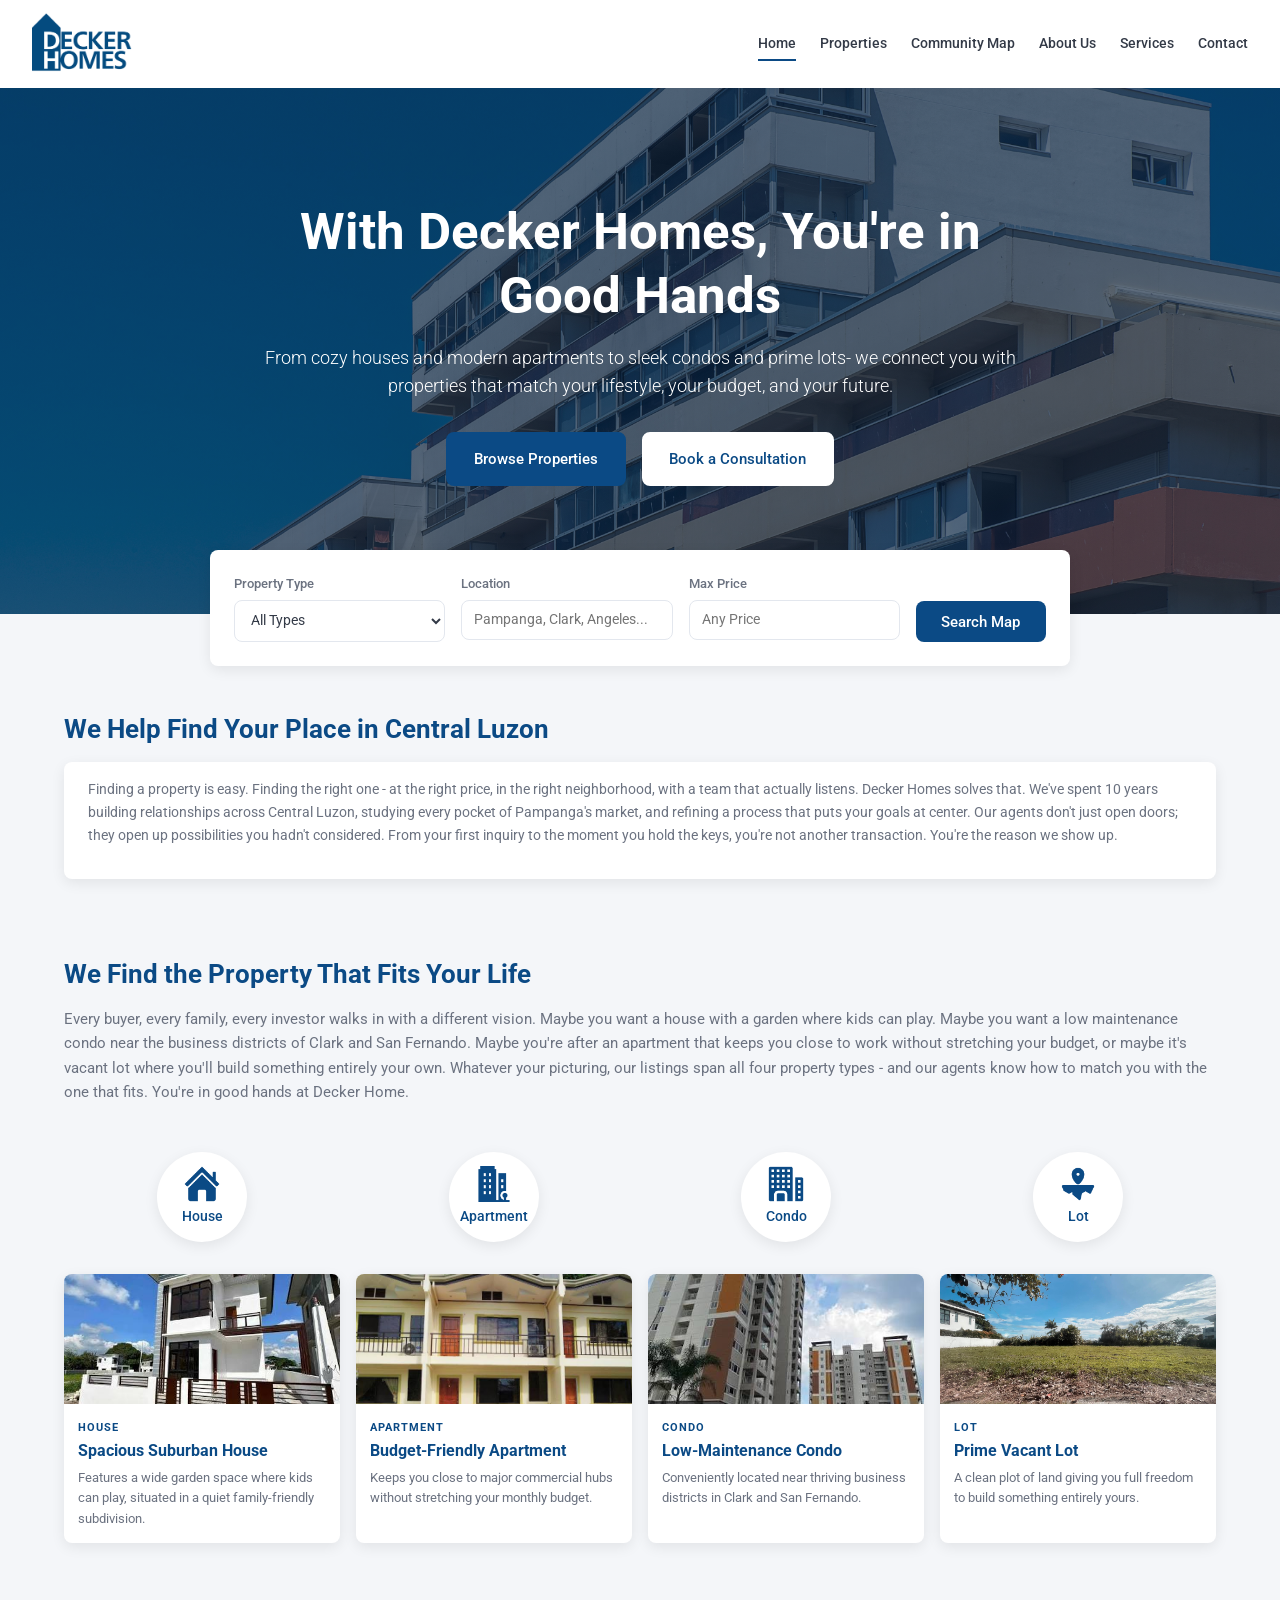
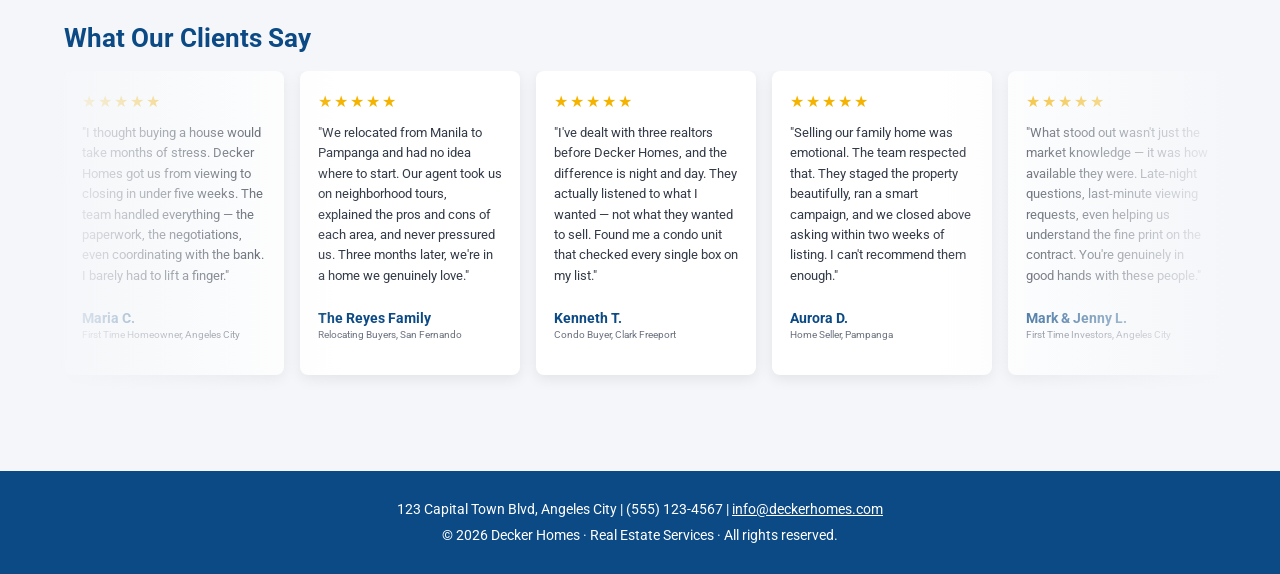
<file: index.html>
<!DOCTYPE html>
<html lang="en">
  <head>
    <meta charset="UTF-8">
    <meta name="viewport" content="width=device-width, initial-scale=1.0">
    <title>Decker Homes</title>
    <link rel="stylesheet" href="styles.css">
    <script src="js/shared.js" defer></script>
    <script src="js/homepage.js" defer></script>
  </head>
  <body>
    <header>
        <div class="logo">
            <a href="index.html">
                <img src="./images/decker-logo.png" alt="Decker Homes Logo">
            </a>
        </div>

      <div id="hamburger-nav" role="button" tabindex="0" aria-label="Toggle navigation menu" aria-expanded="false" aria-controls="nav">
        <span></span>
        <span></span>
        <span></span>
      </div>

      <nav id="nav">
        <a class="hamburger-link" href="index.html">Home</a>
        <a class="hamburger-link" href="properties.html">Properties</a>
        <a class="hamburger-link" href="concept-map.html">Community Map</a>
        <a class="hamburger-link" href="about-us.html">About Us</a>
        <a class="hamburger-link" href="service.html">Services</a>
        <a class="hamburger-link" href="contact.html">Contact</a>
      </nav>
    </header>

    <section class="hero">
        <div class="hero-content">
            <h1>With Decker Homes, You're in Good Hands</h1>

            <p class="hero-p">
                From cozy houses and modern apartments to sleek condos and prime lots-
                we connect you with properties that match your lifestyle, your budget,
                and your future.
            </p>

            <div class="hero-buttons">
                <a href="properties.html" class="btn primary-btn">Browse Properties</a>
                <a href="contact.html" class="btn secondary-btn">Book a Consultation</a>
            </div>
        </div>
    </section>

    <div class="search-box">
        <div class="search-fields">

            <div class="field">
                <label>Property Type</label>
                <select>
                    <option>All Types</option>
                    <option>House</option>
                    <option>Apartment</option>
                    <option>Condo</option>
                    <option>Lot</option>
                </select>
            </div>

            <div class="field">
                <label>Location</label>
                <input type="text" placeholder="Pampanga, Clark, Angeles...">
            </div>

            <div class="field">
                <label>Max Price</label>
                <input type="text" placeholder="Any Price">
            </div>

        </div>

        <button class="search-button"><a href="concept-map.html">Search Map</a></button>
    </div>
    
    <main class="container">

        <div class="main-grid">

            <div>

                <section class="why-decker-section">
                    <h2>We Help Find Your Place in Central Luzon</h2>

                    <div class="why-box">
                        <p>
                            Finding a property is easy. Finding the right one - at the right price, 
                            in the right neighborhood, with a team that actually listens. Decker Homes
                            solves that. We've spent  10 years building relationships across Central
                            Luzon, studying every pocket of Pampanga's market, and refining a process
                            that puts your goals at center. Our agents don't just open doors; they
                            open up possibilities you hadn't considered. From your first inquiry to the 
                            moment you hold the keys, you're not another transaction. You're the reason
                            we show up.
                        </p>
                    </div>
                </section>
            </div>

            <div>
                <section>
                    <h2>We Find the Property That Fits Your Life</h2>

                    <p>
                        Every buyer, every family, every investor walks in with a
                        different vision. Maybe you want a house with a garden where kids can play.
                        Maybe you want a low maintenance condo near the business districts of Clark and San Fernando.
                        Maybe you're after an apartment that keeps you close to work without stretching your budget, or maybe
                        it's vacant lot where you'll build something entirely your own. Whatever your picturing, our listings
                        span all four property types - and our agents know how to match you with the one that fits. You're in 
                        good hands at Decker Home.
                    </p>
                </section>

                <section class="property-types">

                    <div class="property-type">
                        <span><img src="./images/home.png" alt="Bed Icon" class="detail-icon"></span>
                        <p>House</p>
                    </div>

                    <div class="property-type">
                        <span><img src="./images/flat.png" alt="Apartment Icon" class="detail-icon"></span>
                        <p>Apartment</p>
                    </div>

                    <div class="property-type">
                        <span><img src="./images/condo.png" alt="Condo Icon" class="detail-icon"></span>
                        <p>Condo</p>
                    </div>

                    <div class="property-type">
                        <span><img src="./images/land.png" alt="Lot Icon" class="detail-icon"></span>
                        <p>Lot</p>
                    </div>

                </section>

                <section class="property-cards">

                    <article class="property-card">  
                        <img src="./images/bahay toro.jpg" alt="Modern house">

                        <div class="property-info">
                            <span>HOUSE</span>
                            <h3>Spacious Suburban House</h3>
                            <p class="types-p">
                                Features a wide garden space where kids can play, situated in a 
                                quiet family-friendly subdivision.
                            </p>
                        </div>
                    </article>

                    <article class="property-card">
                        <img src="./images/apart.jpg" alt="Apartment">

                        <div class="property-info">
                            <span>APARTMENT</span>
                            <h3>Budget-Friendly Apartment</h3>
                            <p class="types-p">
                                Keeps you close to major commercial hubs without
                                stretching your monthly budget.
                            </p>
                        </div>
                    </article>

                    <article class="property-card">
                        <img src="./images/condo.jpg" alt="Condo">

                        <div class="property-info">
                            <span>CONDO</span>
                            <h3>Low-Maintenance Condo</h3>
                            <p class="types-p">
                                Conveniently located near thriving business
                                districts in Clark and San Fernando.
                            </p>
                        </div>
                    </article>

                    <article class="property-card">
                        <img src="./images/lot.jpg" alt="Property lot">

                        <div class="property-info">
                            <span>LOT</span>
                            <h3>Prime Vacant Lot</h3>
                            <p class="types-p">
                                A clean plot of land giving you full freedom to
                                build something entirely yours.
                            </p>
                        </div>
                    </article>

                </section>

                
                <section>
                    <h2>What Our Clients Say</h2>

                    <div class="testimonial-slider" role="group" aria-roledescription="carousel" aria-label="Client reviews">

                        <div class="slider-viewport" tabindex="0">

                            <div class="testimonials">

                                <article class="testimonial">
                                    <div class="stars">★★★★★</div>
                                    <p class="reviews-p">
                                        "I thought buying a house would take months of stress. 
                                        Decker Homes got us from viewing to closing in under five weeks.
                                        The team handled everything — the paperwork, the negotiations,
                                        even coordinating with the bank. I barely had to lift a finger."
                                    </p>

                                    <div class="client">
                                        <div>
                                            <h4>Maria C.</h4>
                                            <p class="buyer-review-p">First Time Homeowner, Angeles City</p>
                                        </div>
                                    </div>
                                </article>

                                <article class="testimonial">
                                    <div class="stars">★★★★★</div>
                                    <p class="reviews-p">
                                        "We relocated from Manila to Pampanga and had no idea where to start.
                                         Our agent took us on neighborhood tours, explained the pros and 
                                         cons of each area, and never pressured us. Three months later, 
                                         we're in a home we genuinely love."
                                    </p>

                                    <div class="client">
                                        <div>
                                            <h4>The Reyes Family</h4>
                                            <p class="buyer-review-p">Relocating Buyers, San Fernando</p>
                                        </div>
                                    </div>
                                </article>

                                <article class="testimonial">
                                    <div class="stars">★★★★★</div>
                                    <p class="reviews-p">
                                        "I've dealt with three realtors before Decker Homes, 
                                        and the difference is night and day. They actually listened 
                                        to what I wanted — not what they wanted to sell. 
                                        Found me a condo unit that checked every single box on my list."
                                    </p>

                                    <div class="client">
                                        <div>
                                            <h4>Kenneth T.</h4>
                                            <p class="buyer-review-p">Condo Buyer, Clark Freeport</p>
                                        </div>
                                    </div>
                                </article>

                                <article class="testimonial">
                                    <div class="stars">★★★★★</div>
                                    <p class="reviews-p">
                                        "Selling our family home was emotional. 
                                        The team respected that. They staged the property beautifully, 
                                        ran a smart campaign, and we closed above asking within two 
                                        weeks of listing. I can't recommend them enough."
                                    </p>

                                    <div class="client">
                                        <div>
                                            <h4>Aurora D.</h4>
                                            <p class="buyer-review-p">Home Seller, Pampanga</p>
                                        </div>
                                    </div>
                                </article>

                                <article class="testimonial">
                                    <div class="stars">★★★★★</div>
                                    <p class="reviews-p">
                                        "What stood out wasn't just the market knowledge — 
                                        it was how available they were. Late-night questions, 
                                        last-minute viewing requests, even helping us understand the 
                                        fine print on the contract. You're genuinely in good hands with these people."
                                    </p>

                                    <div class="client">
                                        <div>
                                            <h4>Mark & Jenny L.</h4>
                                            <p class="buyer-review-p">First Time Investors, Angeles City</p>
                                        </div>
                                    </div>
                                </article>

                            </div>

                        </div>

                        <div class="slider-overlay" aria-hidden="true"></div>

                    </div>
                </section>
            </div>

        </div>

    </main>

    <footer>
      <p>123 Capital Town Blvd, Angeles City | (555) 123-4567 | 
        <a href="mailto:info@deckerhomes.com">info@deckerhomes.com</a>
      </p>
      <p>© 2026 Decker Homes · Real Estate Services · All rights reserved.</p>
    </footer>
    
  </body>
</html>
</file>
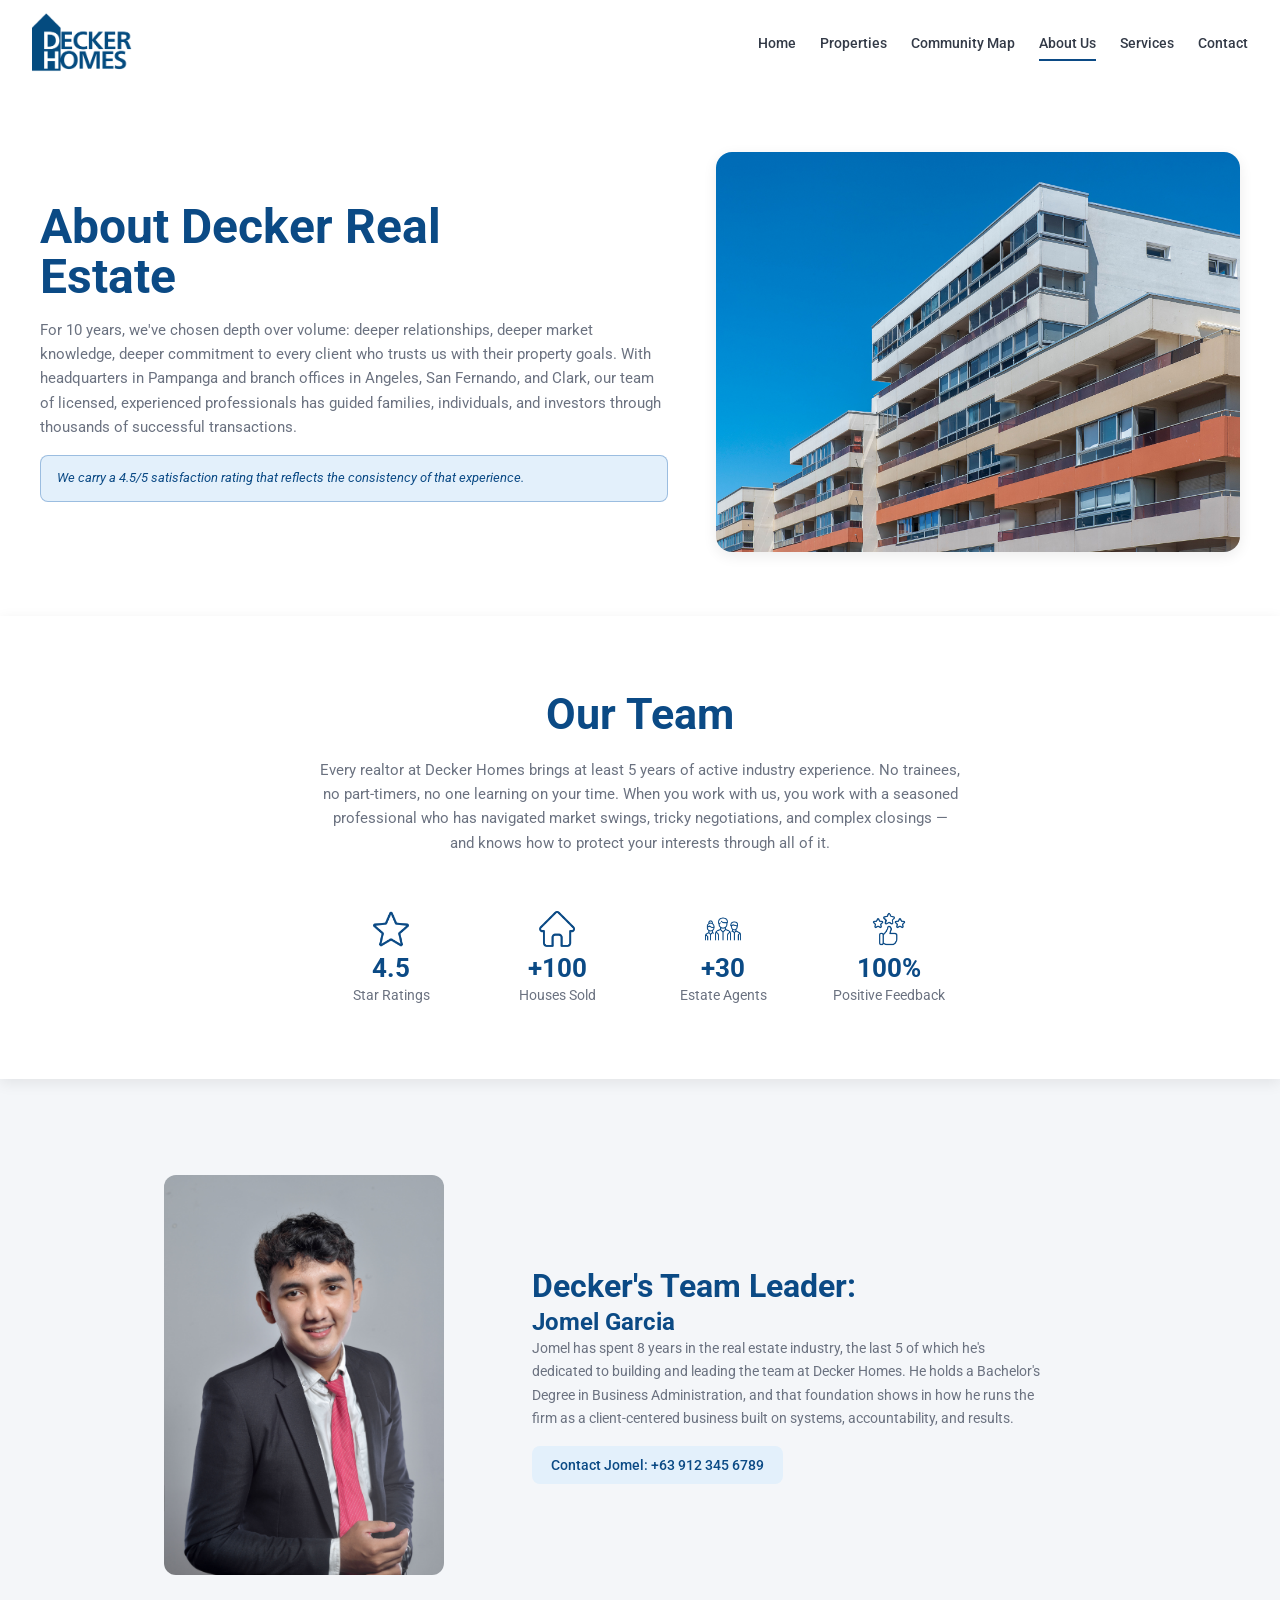
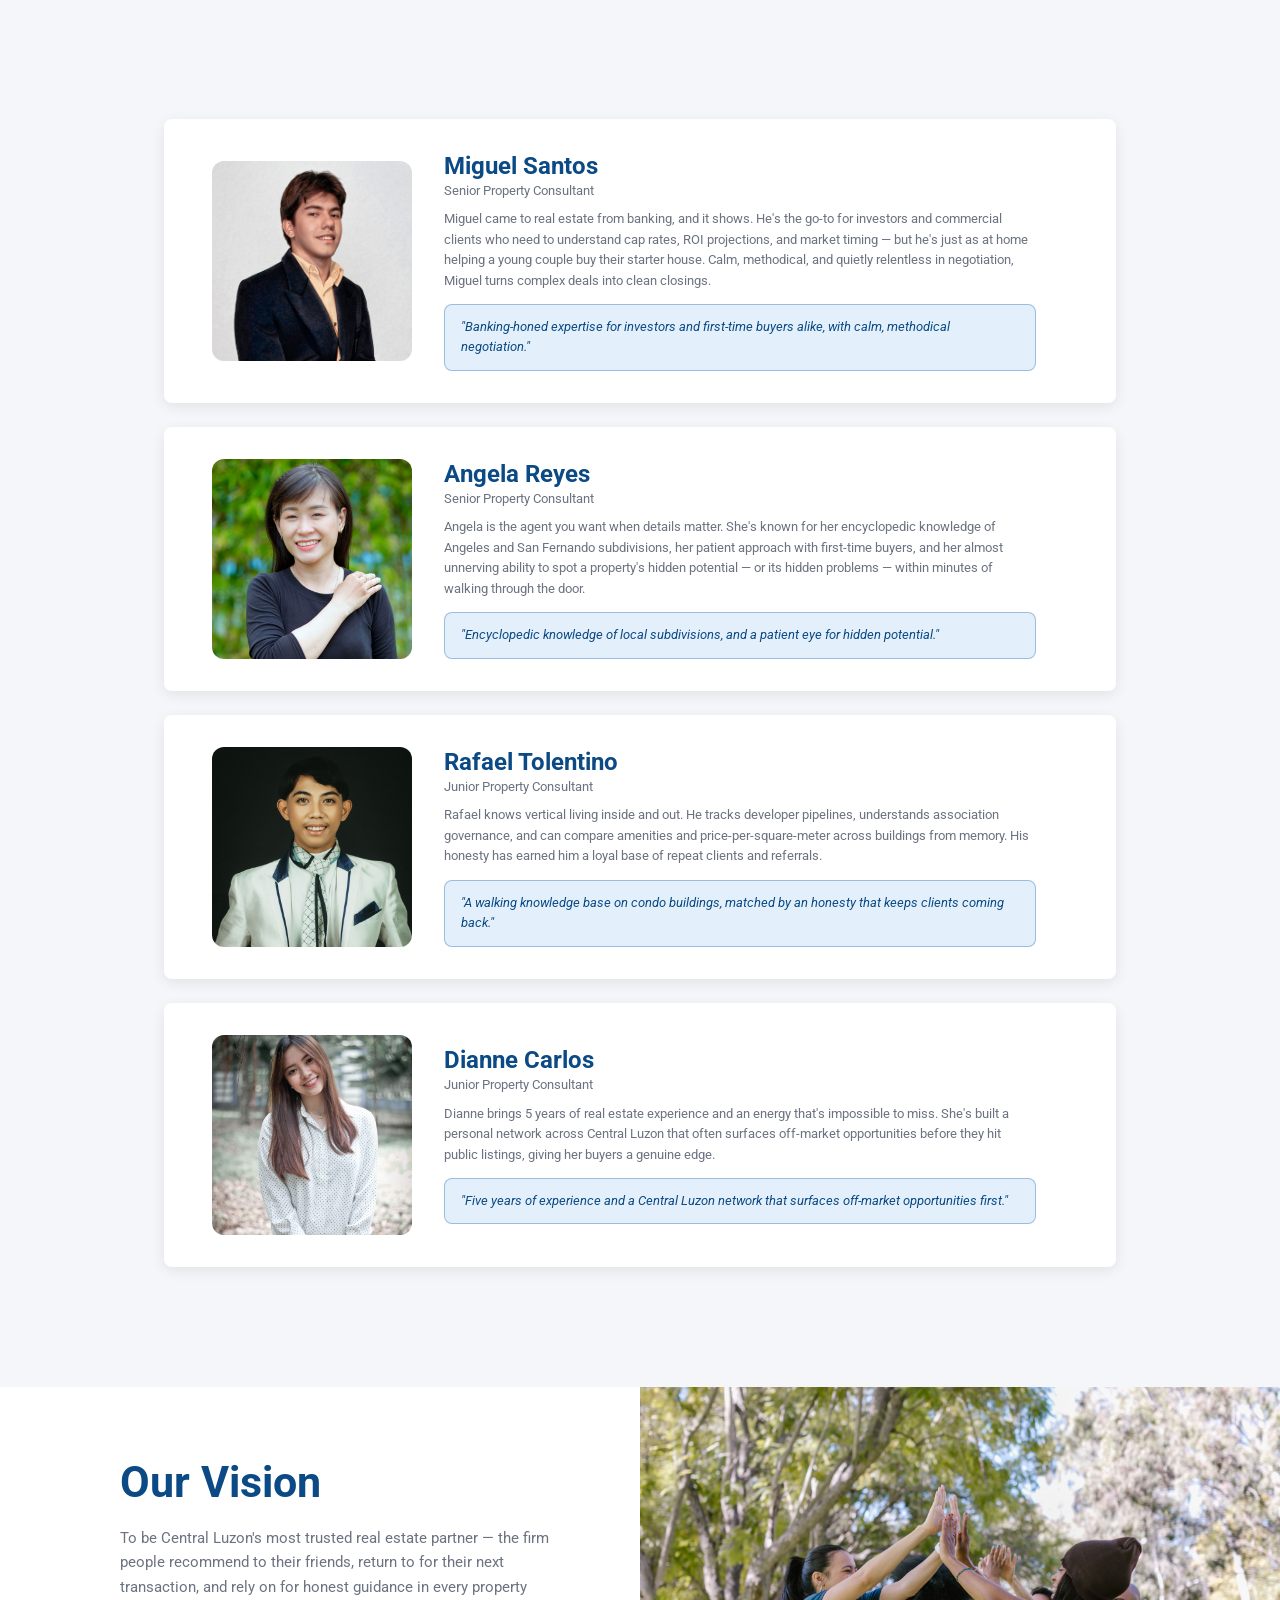
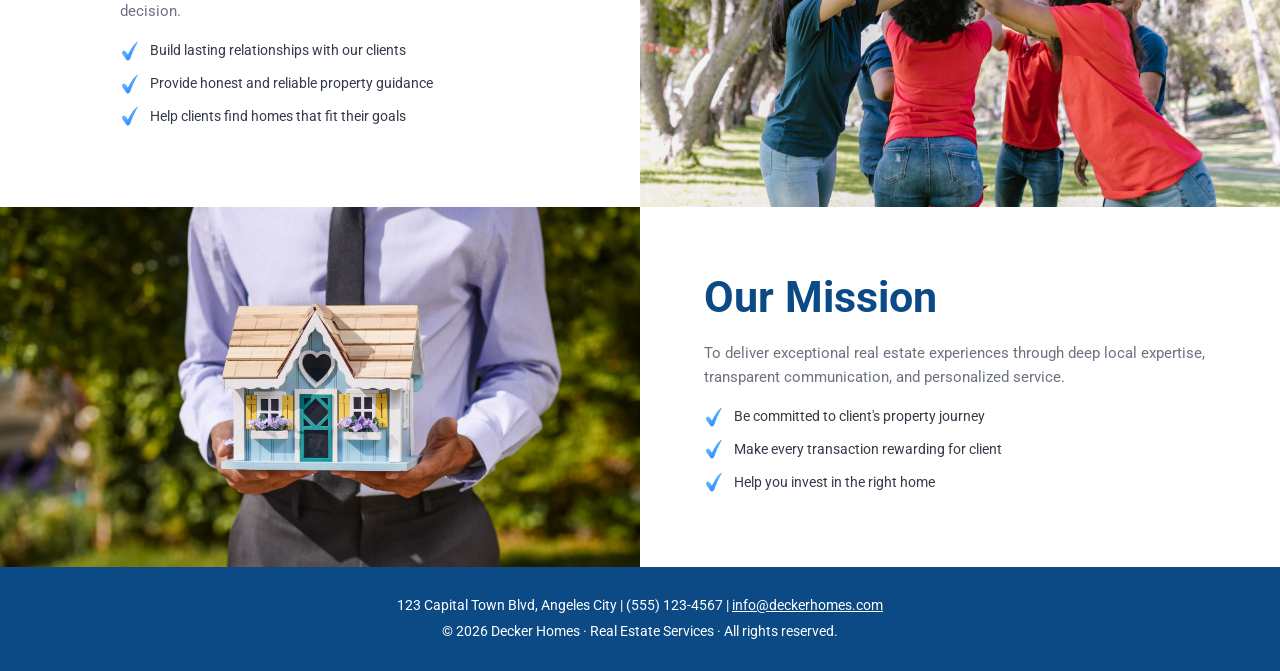
<file: about-us.html>
<!DOCTYPE html>
<html lang="en">
  <head>
    <meta charset="UTF-8">
    <meta name="viewport" content="width=device-width, initial-scale=1.0">
    <title>About Us | Decker Homes</title>
    <link rel="stylesheet" href="styles.css">
    <script src="js/shared.js" defer></script>
  </head>

  <body>
    <header>
        <div class="logo">
            <a href="index.html">
                <img src="./images/decker-logo.png" alt="Decker Homes Logo">
            </a>
        </div>

      <div id="hamburger-nav" role="button" tabindex="0" aria-label="Toggle navigation menu" aria-expanded="false" aria-controls="nav">
        <span></span>
        <span></span>
        <span></span>
      </div>

      <nav id="nav">
        <a class="hamburger-link" href="index.html">Home</a>
        <a class="hamburger-link" href="properties.html">Properties</a>
        <a class="hamburger-link" href="concept-map.html">Community Map</a>
        <a class="hamburger-link" href="about-us.html">About Us</a>
        <a class="hamburger-link" href="service.html">Services</a>
        <a class="hamburger-link" href="contact.html">Contact</a>
      </nav>
    </header>

    <main>
        <section class="about-intro">

            <div>
                <h1>About Decker Real Estate</h1>

                <p>
                    For 10 years, we've chosen depth over volume: deeper
                    relationships, deeper market knowledge, deeper commitment
                    to every client who trusts us with their property goals.
                    With headquarters in Pampanga and branch offices in
                    Angeles, San Fernando, and Clark, our team of licensed,
                    experienced professionals has guided families, individuals,
                    and investors through thousands of successful transactions.
                </p>

                <p class="light-blue-box-p">
                    We carry a 4.5/5 satisfaction rating that reflects the
                    consistency of that experience.
                </p>
            </div>

            <div>
                <img
                    src="./images/real estate building.jpg"
                    alt="Real Estate Building"
                >
            </div>

        </section>


        <section class="team-introduction">

            <h2 class="about-heading">Our Team</h2>

            <p>
                Every realtor at Decker Homes brings at least 5 years of
                active industry experience. No trainees, no part-timers,
                no one learning on your time. When you work with us, you
                work with a seasoned professional who has navigated market
                swings, tricky negotiations, and complex closings — and
                knows how to protect your interests through all of it.
            </p>

            <div class="statistics">

                <div>
                    <span>
                        <img src="./images/star.png" alt="star" class="detail-icon">
                    </span>
                    <h2>4.5</h2>
                    <p>Star Ratings</p>
                </div>

                <div>
                    <span>
                        <img src="./images/house.png" alt="house" class="detail-icon">
                    </span>
                    <h2>+100</h2>
                    <p>Houses Sold</p>
                </div>

                <div>
                    <span>
                        <img src="./images/agents.png" alt="user" class="detail-icon">
                    </span>
                    <h2>+30</h2>
                    <p>Estate Agents</p>
                </div>

                <div>
                    <span>
                        <img src="./images/feedback.png" alt="feedback" class="detail-icon">
                    </span>
                    <h2>100%</h2>
                    <p>Positive Feedback</p>
                </div>

            </div>

        </section>


        <section class="team-leader">

            <div>
                <img
                    src="./images/jomel.jpg"
                    alt="Jomel Garcia"
                >
            </div>

            <div id="team-leader-content">
                <h2>Decker's Team Leader:</h2>

                <h3 id="leader-h3">Jomel Garcia</h3>

                <p>
                    Jomel has spent 8 years in the real estate industry,
                    the last 5 of which he's dedicated to building and
                    leading the team at Decker Homes. He holds a Bachelor's
                    Degree in Business Administration, and that foundation
                    shows in how he runs the firm as a client-centered
                    business built on systems, accountability, and results.
                </p>

                <button type="button">
                    <a href="contact.html">
                        Contact Jomel: +63 912 345 6789
                    </a>
                </button>
            </div>

        </section>


        <section class="team-members">

            <article>
                <img
                    src="./images/miguel.jpg"
                    alt="Miguel Santos"
                >
                <div>
                    <h3>Miguel Santos</h3>
                    <p class="team-member-position">Senior Property Consultant</p>
                    <p class="team-member-desc">
                        Miguel came to real estate from banking, and it shows.
                        He's the go-to for investors and commercial clients who
                        need to understand cap rates, ROI projections, and market
                        timing — but he's just as at home helping a young couple
                        buy their starter house. Calm, methodical, and quietly
                        relentless in negotiation, Miguel turns complex deals
                        into clean closings.
                    </p>
                    <p class="light-blue-box-p team-member-blue-box">
                        "Banking-honed expertise for investors and first-time
                        buyers alike, with calm, methodical negotiation."
                    </p>
                </div>
            </article>

            <article>
                <img
                    src="./images/angela.jpg"
                    alt="Angela Reyes"
                >
                <div>
                    <h3>Angela Reyes</h3>
                    <p class="team-member-position">Senior Property Consultant</p>
                    <p class="team-member-desc">
                        Angela is the agent you want when details matter. She's
                        known for her encyclopedic knowledge of Angeles and San
                        Fernando subdivisions, her patient approach with
                        first-time buyers, and her almost unnerving ability to
                        spot a property's hidden potential — or its hidden
                        problems — within minutes of walking through the door.
                    </p>
                    <p class="light-blue-box-p team-member-blue-box">
                        "Encyclopedic knowledge of local subdivisions, and a
                        patient eye for hidden potential."
                    </p>
                </div>
            </article>

            <article>
                <img
                    src="./images/rafael.jpg"
                    alt="Rafael Tolentino"
                >
                <div>
                    <h3>Rafael Tolentino</h3>
                    <p class="team-member-position">Junior Property Consultant</p>
                    <p class="team-member-desc">
                        Rafael knows vertical living inside and out. He tracks
                        developer pipelines, understands association governance,
                        and can compare amenities and price-per-square-meter
                        across buildings from memory. His honesty has earned him a
                        loyal base of repeat clients and referrals.
                    </p>
                    <p class="light-blue-box-p team-member-blue-box">
                        "A walking knowledge base on condo buildings, matched by an
                        honesty that keeps clients coming back."
                    </p>
                </div>
            </article>

            <article>
                <img
                    src="./images/dianne.jpg"
                    alt="Dianne Carlos"
                >
                <div>
                    <h3>Dianne Carlos</h3>
                    <p class="team-member-position">Junior Property Consultant</p>
                    <p class="team-member-desc">
                        Dianne brings 5 years of real estate experience and an
                        energy that's impossible to miss. She's built a personal
                        network across Central Luzon that often surfaces
                        off-market opportunities before they hit public listings,
                        giving her buyers a genuine edge.
                    </p>
                    <p class="light-blue-box-p team-member-blue-box">
                        "Five years of experience and a Central Luzon network that
                        surfaces off-market opportunities first."
                    </p>
                </div>
            </article>

        </section>

        <section class="vision">

            <div id="vision-content">

                <h2 class="about-heading">Our Vision</h2>

                <p>
                    To be Central Luzon's most trusted real estate partner
                    — the firm people recommend to their friends, return
                    to for their next transaction, and rely on for honest
                    guidance in every property decision.
                </p>

                <div>

                  <div>
                    <img src="./images/check.png" alt="check" class="detail-icon">
                      Build lasting relationships with our clients
                  </div>

                  <div>
                    <img src="./images/check.png" alt="check" class="detail-icon">
                      Provide honest and reliable property guidance
                  </div>

                  <div>
                    <img src="./images/check.png" alt="check" class="detail-icon">
                      Help clients find homes that fit their goals
                  </div>

                </div>

            </div>

            <div>

                <img
                    src="./images/vision.jpg"
                    alt="Decker Homes Team"
                >

            </div>

        </section>


        <section class="mission">

            <div>

                <img
                    src="./images/mission.jpg"
                    alt="House Model"
                >

            </div>

            <div id="mission-content">

                <h2 class="about-heading">Our Mission</h2>

                <p>
                    To deliver exceptional real estate experiences through
                    deep local expertise, transparent communication, and
                    personalized service.
                </p>

                <div>

                    <div>
                        <img src="./images/check.png" alt="check" class="detail-icon">
                        Be committed to client's property journey
                    </div>

                    <div>
                        <img src="./images/check.png" alt="check" class="detail-icon">
                        Make every transaction rewarding for client
                    </div>

                    <div>
                        <img src="./images/check.png" alt="check" class="detail-icon">
                        Help you invest in the right home
                    </div>

                </div>

            </div>

        </section>
    </main>

    <footer>
      <p>123 Capital Town Blvd, Angeles City | (555) 123-4567 | 
        <a href="mailto:info@deckerhomes.com">info@deckerhomes.com</a>
      </p>
      <p>© 2026 Decker Homes · Real Estate Services · All rights reserved.</p>
    </footer>

  </body>
</html>
</file>
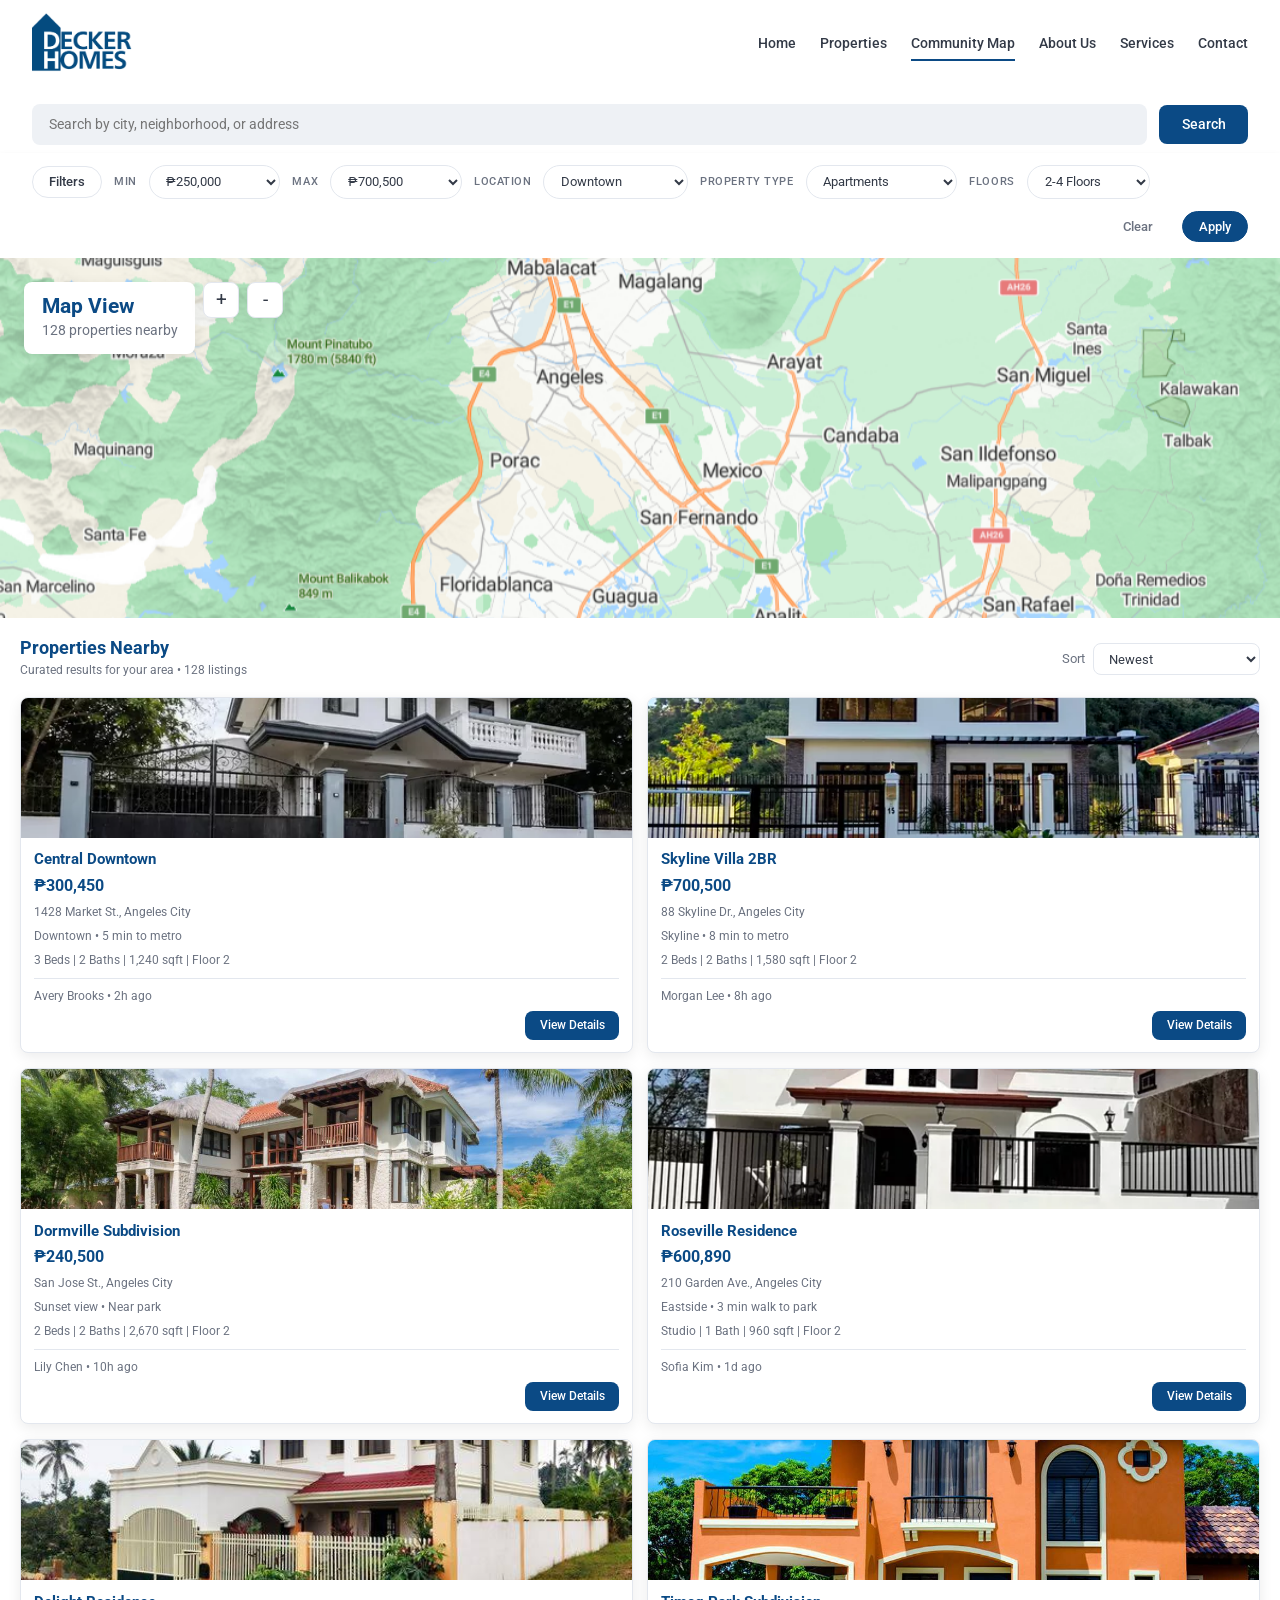
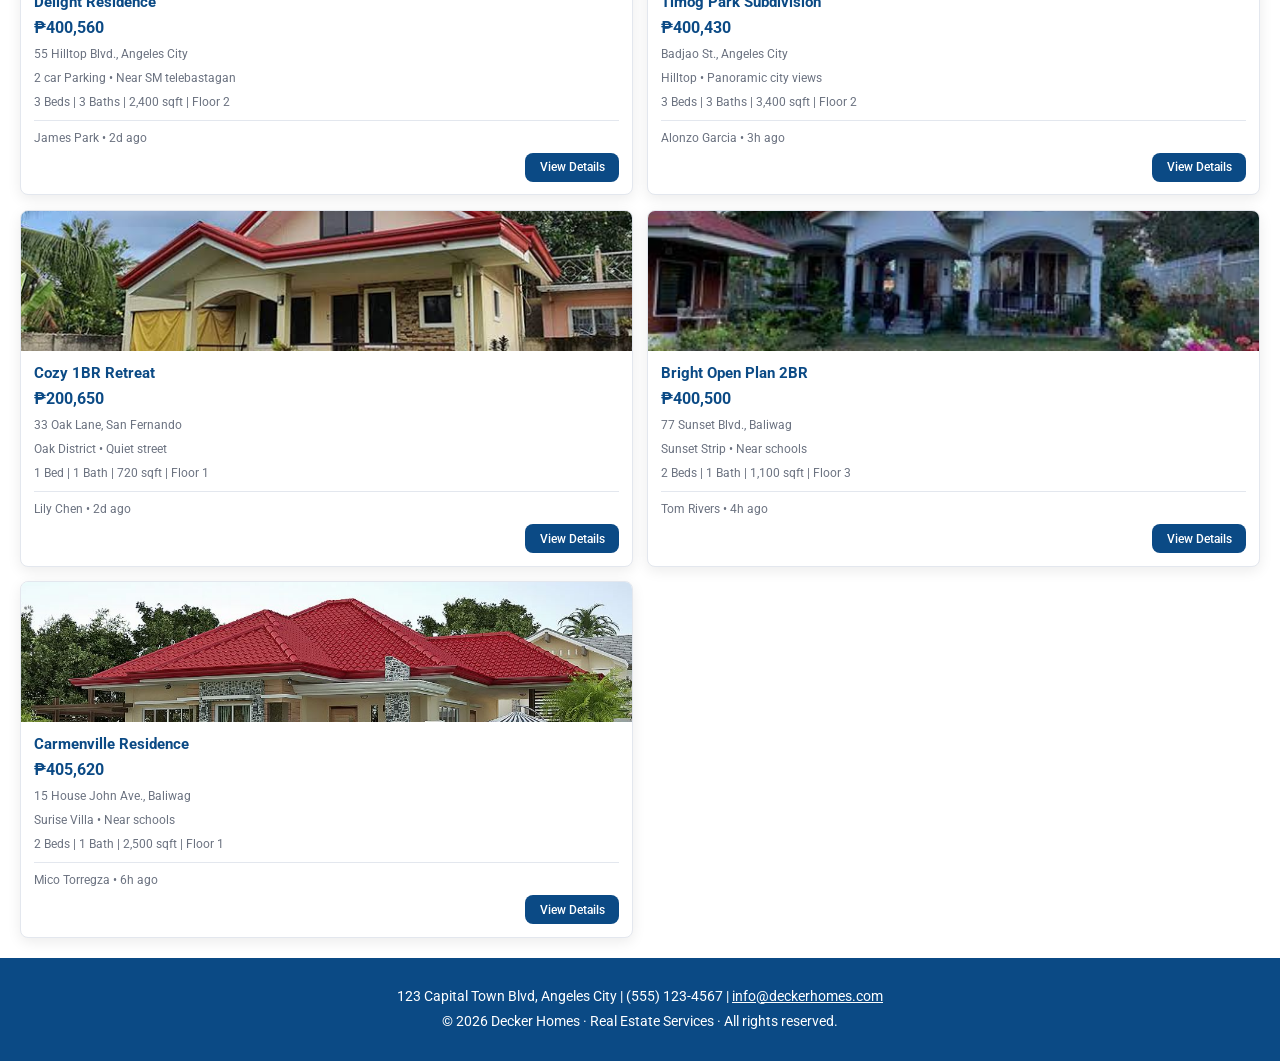
<file: concept-map.html>
<!DOCTYPE html>
<html lang="en">
  <head>
    <meta charset="UTF-8">
    <meta name="viewport" content="width=device-width, initial-scale=1.0">
    <title>Properties | Decker Homes</title>
    <link rel="stylesheet" href="styles.css">
    <script src="js/shared.js" defer></script>
  </head>

  <body>

    <header>
        <div class="logo">
            <a href="index.html">
                <img src="./images/decker-logo.png" alt="Decker Homes Logo">
            </a>
        </div>

      <div id="hamburger-nav" role="button" tabindex="0" aria-label="Toggle navigation menu" aria-expanded="false" aria-controls="nav">
        <span></span>
        <span></span>
        <span></span>
      </div>

      <nav id="nav">
        <a class="hamburger-link" href="index.html">Home</a>
        <a class="hamburger-link" href="properties.html">Properties</a>
        <a class="hamburger-link" href="concept-map.html">Community Map</a>
        <a class="hamburger-link" href="about-us.html">About Us</a>
        <a class="hamburger-link" href="service.html">Services</a>
        <a class="hamburger-link" href="contact.html">Contact</a>
      </nav>
    </header>

    <main>

      <section class="map-search">
        <form>
          <label for="location-search">Search Location</label>
          <input
            type="search"
            id="location-search"
            placeholder="Search by city, neighborhood, or address"
          >
          <button type="submit">Search</button>
        </form>
      </section>

      <section class="filters">

        <div class="filter-scroll">

          <button type="button">Filters</button>

          <label for="min-price">Min</label>
          <select id="min-price">
            <option>₱250,000</option>
            <option>₱500,000</option>
            <option>₱750,000</option>
            <option>₱1,000,000</option>
          </select>

          <label for="max-price">Max</label>
          <select id="max-price">
            <option>₱700,500</option>
            <option>₱1,000,000</option>
            <option>₱2,000,000</option>
            <option>₱5,000,000</option>
          </select>

          <label for="location">Location</label>
          <select id="location">
            <option>Downtown</option>
            <option>Clark</option>
            <option>Angeles City</option>
            <option>San Fernando</option>
          </select>

          <label for="property-type">Property Type</label>
          <select id="property-type">
            <option>Apartments</option>
            <option>Houses</option>
            <option>Condominiums</option>
            <option>Lots</option>
          </select>

          <label for="floors">Floors</label>
          <select id="floors">
            <option>2-4 Floors</option>
            <option>1 Floor</option>
            <option>5+ Floors</option>
          </select>

        </div>

        <div class="filter-actions">

          <button type="reset">Clear</button>
          <button type="submit">Apply</button>

        </div>

      </section>

      <section class="community-map">

        <div class="map" id="map">

          <img class="map-image" src="./images/map.png" alt="" draggable="false">

          <div class="map-info">
            <h1>Map View</h1>
            <p>128 properties nearby</p>
          </div>

          <button type="button" aria-label="Zoom in">+</button>
          <button type="button" aria-label="Zoom out">-</button>

        </div>

        <aside class="properties-nearby">

          <div class="properties-header">

            <div>
              <h2>Properties Nearby</h2>
              <p>Curated results for your area • 128 listings</p>
            </div>

            <label for="sort">Sort</label>

            <select id="sort">
              <option>Newest</option>
              <option>Price: Low to High</option>
              <option>Price: High to Low</option>
            </select>

          </div>

          <div class="property-list" id="propertyList">

            <article class="property-card" data-property-id="1">

              <img src="./images/Central Downtown.webp" alt="Central Downtown">

              <div class="property-details">

                <h3>Central Downtown</h3>

                <p class="property-price">₱300,450</p>

                <p>1428 Market St., Angeles City</p>

                <p>Downtown • 5 min to metro</p>

                <p>3 Beds | 2 Baths | 1,240 sqft | Floor 2</p>

                <p class="property-poster">
                  Avery Brooks • 2h ago
                </p>

                <button type="button">View Details</button>

              </div>

            </article>


            <article class="property-card" data-property-id="2">

              <img src="./images/Sky line Villa.webp" alt="Skyline Villa 2BR">

              <div class="property-details">

                <h3>Skyline Villa 2BR</h3>

                <p class="property-price">₱700,500</p>

                <p>88 Skyline Dr., Angeles City</p>

                <p>Skyline • 8 min to metro</p>

                <p>2 Beds | 2 Baths | 1,580 sqft | Floor 2</p>

                <p class="property-poster">
                  Morgan Lee • 8h ago
                </p>

                <button type="button">View Details</button>

              </div>

            </article>


            <article class="property-card" data-property-id="3">

              <img src="./images/Dormvile Subdivision.jpg" alt="Dormville Subdivision">

              <div class="property-details">

                <h3>Dormville Subdivision</h3>

                <p class="property-price">₱240,500</p>

                <p>San Jose St., Angeles City</p>

                <p>Sunset view • Near park</p>

                <p>2 Beds | 2 Baths | 2,670 sqft | Floor 2</p>

                <p class="property-poster">
                  Lily Chen • 10h ago
                </p>

                <button type="button">View Details</button>

              </div>

            </article>


            <article class="property-card" data-property-id="4">

              <img src="./images/Roseville Residence.webp" alt="Roseville Residence">

              <div class="property-details">

                <h3>Roseville Residence</h3>

                <p class="property-price">₱600,890</p>

                <p>210 Garden Ave., Angeles City</p>

                <p>Eastside • 3 min walk to park</p>

                <p>Studio | 1 Bath | 960 sqft | Floor 2</p>

                <p class="property-poster">
                  Sofia Kim • 1d ago
                </p>

                <button type="button">View Details</button>

              </div>

            </article>


            <article class="property-card" data-property-id="5">

              <img src="./images/Delight Residence.jpeg" alt="Delight Residence">

              <div class="property-details">

                <h3>Delight Residence</h3>

                <p class="property-price">₱400,560</p>

                <p>55 Hilltop Blvd., Angeles City</p>

                <p>2 car Parking • Near SM telebastagan</p>

                <p>3 Beds | 3 Baths | 2,400 sqft | Floor 2</p>

                <p class="property-poster">
                  James Park • 2d ago
                </p>

                <button type="button">View Details</button>

              </div>

            </article>


            <article class="property-card" data-property-id="6">

              <img src="./images/Timog Park.jpg" alt="Timog Park Subdivision">

              <div class="property-details">

                <h3>Timog Park Subdivision</h3>

                <p class="property-price">₱400,430</p>

                <p>Badjao St., Angeles City</p>

                <p>Hilltop • Panoramic city views</p>

                <p>3 Beds | 3 Baths | 3,400 sqft | Floor 2</p>

                <p class="property-poster">
                  Alonzo Garcia • 3h ago
                </p>

                <button type="button">View Details</button>

              </div>

            </article>


            <article class="property-card" data-property-id="7">

              <img src="./images/Cozy 1BR Retreat.jpeg" alt="Cozy 1BR Retreat">

              <div class="property-details">

                <h3>Cozy 1BR Retreat</h3>

                <p class="property-price">₱200,650</p>

                <p>33 Oak Lane, San Fernando</p>

                <p>Oak District • Quiet street</p>

                <p>1 Bed | 1 Bath | 720 sqft | Floor 1</p>

                <p class="property-poster">
                  Lily Chen • 2d ago
                </p>

                <button type="button">View Details</button>

              </div>

            </article>


            <article class="property-card" data-property-id="8">

              <img src="./images/Bright Open.jpeg" alt="Bright Open Plan 2BR">

              <div class="property-details">

                <h3>Bright Open Plan 2BR</h3>

                <p class="property-price">₱400,500</p>

                <p>77 Sunset Blvd., Baliwag</p>

                <p>Sunset Strip • Near schools</p>

                <p>2 Beds | 1 Bath | 1,100 sqft | Floor 3</p>

                <p class="property-poster">
                  Tom Rivers • 4h ago
                </p>

                <button type="button">View Details</button>

              </div>

            </article>


            <article class="property-card" data-property-id="9">

              <img src="./images/Carmenville.jpg" alt="Carmenville Residence">

              <div class="property-details">

                <h3>Carmenville Residence</h3>

                <p class="property-price">₱405,620</p>

                <p>15 House John Ave., Baliwag</p>

                <p>Surise Villa • Near schools</p>

                <p>2 Beds | 1 Bath | 2,500 sqft | Floor 1</p>

                <p class="property-poster">
                  Mico Torregza • 6h ago
                </p>

                <button type="button">View Details</button>

              </div>

            </article>

          </div>

        </aside>

      </section>

    </main>

    <footer>
      <p>123 Capital Town Blvd, Angeles City | (555) 123-4567 | 
        <a href="mailto:info@deckerhomes.com">info@deckerhomes.com</a>
      </p>
      <p>© 2026 Decker Homes · Real Estate Services · All rights reserved.</p>
    </footer>

  </body>
</html>
</file>
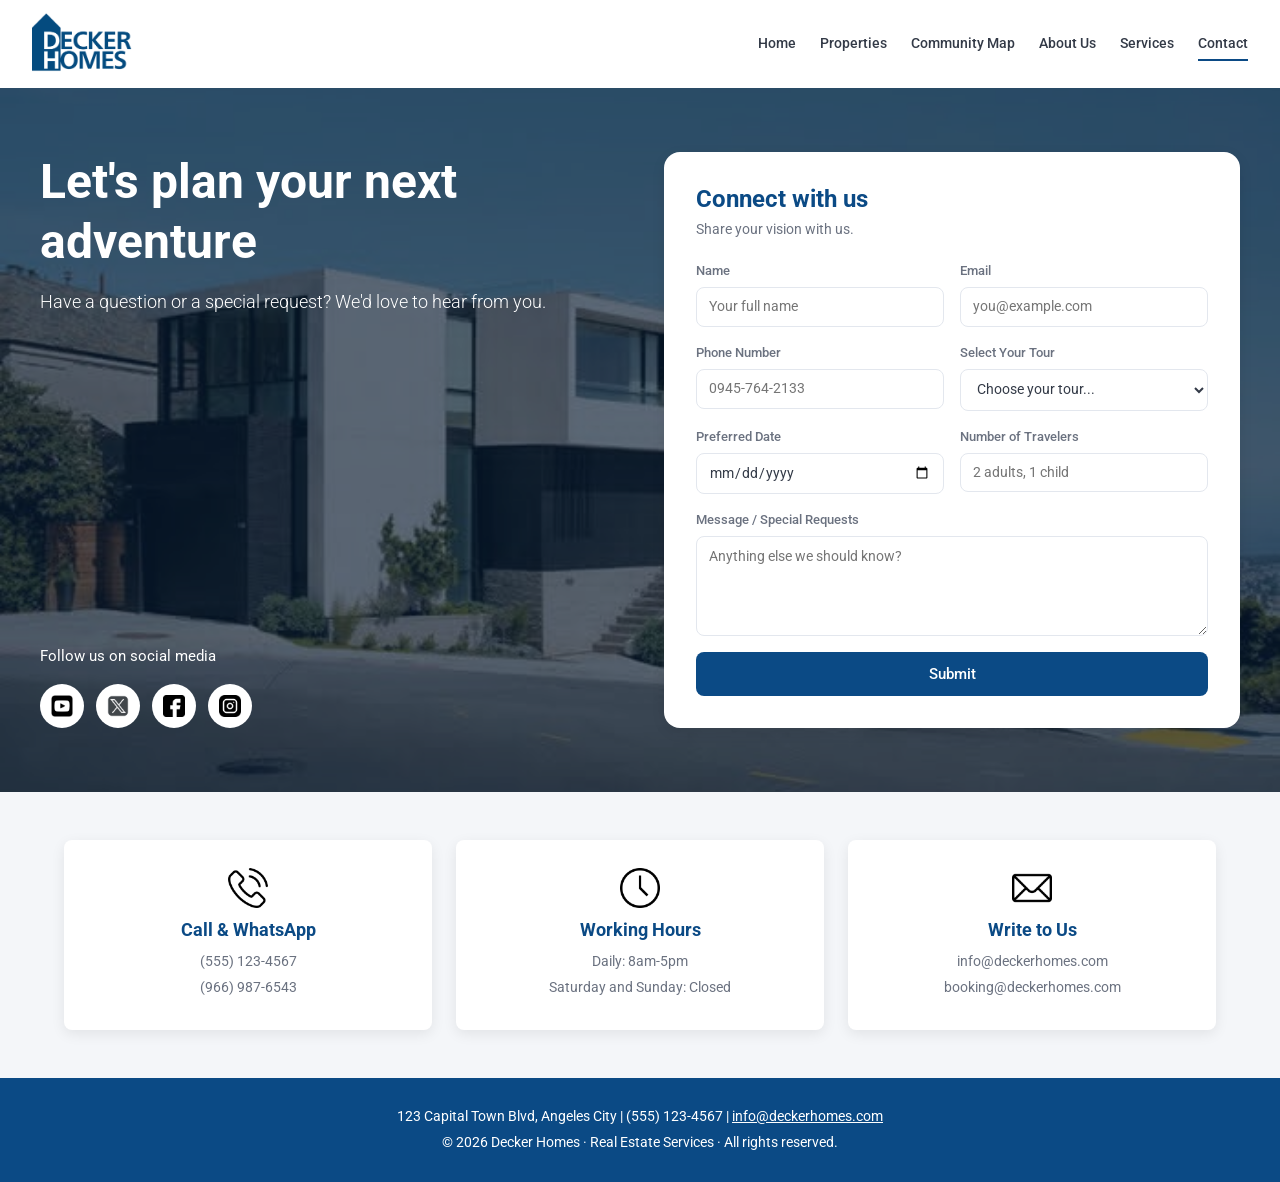
<file: contact.html>
<!DOCTYPE html>
<html lang="en">
  <head>
    <meta charset="UTF-8">
    <meta name="viewport" content="width=device-width, initial-scale=1.0">
    <title>Contact | Decker Homes</title>
    <link rel="stylesheet" href="styles.css">
    <script src="js/shared.js" defer></script>
  </head>
  <body>
    <header>
        <div class="logo">
            <a href="index.html">
                <img src="./images/decker-logo.png" alt="Decker Homes Logo">
            </a>
        </div>

      <div id="hamburger-nav" role="button" tabindex="0" aria-label="Toggle navigation menu" aria-expanded="false" aria-controls="nav">
        <span></span>
        <span></span>
        <span></span>
      </div>

      <nav id="nav">
        <a class="hamburger-link" href="index.html">Home</a>
        <a class="hamburger-link" href="properties.html">Properties</a>
        <a class="hamburger-link" href="concept-map.html">Community Map</a>
        <a class="hamburger-link" href="about-us.html">About Us</a>
        <a class="hamburger-link" href="service.html">Services</a>
        <a class="hamburger-link" href="contact.html">Contact</a>
      </nav>
    </header>

    <main>

        <section class="contact-hero">

            <img
                src="./images/house.jpeg"
                alt="BG PIC"
                class="contact-background"
            >

            <div class="contact-intro">

                <h1>Let's plan your next adventure</h1>

                <p>
                    Have a question or a special request?
                    We'd love to hear from you.
                </p>

            </div>


            <section class="contact-form">

                <h2>Connect with us</h2>

                <p>Share your vision with us.</p>

                <form>

                    <div class="form-group">
                        <label for="name">Name</label>
                        <input
                            type="text"
                            id="name"
                            name="name"
                            placeholder="Your full name"
                        >
                    </div>

                    <div class="form-group">
                        <label for="email">Email</label>
                        <input
                            type="email"
                            id="email"
                            name="email"
                            placeholder="you@example.com"
                        >
                    </div>

                    <div class="form-group">
                        <label for="phone">Phone Number</label>
                        <input
                            type="tel"
                            id="phone"
                            name="phone"
                            placeholder="0945-764-2133"
                        >
                    </div>

                    <div class="form-group">
                        <label for="tour">Select Your Tour</label>
                        <select id="tour" name="tour">
                            <option value="">Choose your tour...</option>
                            <option value="property-viewing">Property Viewing</option>
                            <option value="consultation">Property Consultation</option>
                            <option value="virtual-tour">Virtual Tour</option>
                        </select>
                    </div>

                    <div class="form-group">
                        <label for="date">Preferred Date</label>
                        <input
                            type="date"
                            id="date"
                            name="date"
                        >
                    </div>

                    <div class="form-group">
                        <label for="travelers">Number of Travelers</label>
                        <input
                            type="text"
                            id="travelers"
                            name="travelers"
                            placeholder="2 adults, 1 child"
                        >
                    </div>

                    <div class="form-group message-group">
                        <label for="message">Message / Special Requests</label>
                        <textarea
                            id="message"
                            name="message"
                            placeholder="Anything else we should know?"
                        ></textarea>
                    </div>

                    <button type="submit">Submit</button>

                </form>

            </section>

            <div class="social-media">

                <p>Follow us on social media</p>

                <a href="#" aria-label="YouTube">
                    <img src="./images/video.png" alt="YouTube">
                </a>

                <a href="#" aria-label="X">
                    <img src="./images/logos.png" alt="X">
                </a>

                <a href="#" aria-label="Facebook">
                    <img src="./images/facebook.png" alt="Facebook">
                </a>

                <a href="#" aria-label="Instagram">
                    <img src="./images/instagram.png" alt="Instagram">
                </a>

            </div>

        </section>


        <section class="contact-information">

            <div class="contact-item">

                <img src="./images/phone-call.png" alt="Phone">

                <h2>Call & WhatsApp</h2>

                <p>(555) 123-4567</p>
                <p>(966) 987-6543</p>

            </div>


            <div class="contact-item">

                <img src="./images/clock.png" alt="Working Hours">

                <h2>Working Hours</h2>

                <p>Daily: 8am-5pm</p>
                <p>Saturday and Sunday: Closed</p>

            </div>


            <div class="contact-item">

                <img src="./images/mail.png" alt="Email">

                <h2>Write to Us</h2>

                <p>info@deckerhomes.com</p>
                <p>booking@deckerhomes.com</p>

            </div>

        </section>

    </main>

    <footer>
      <p>123 Capital Town Blvd, Angeles City | (555) 123-4567 | 
        <a href="mailto:info@deckerhomes.com">info@deckerhomes.com</a>
      </p>
      <p>© 2026 Decker Homes · Real Estate Services · All rights reserved.</p>
    </footer>
    
  </body>
</html>
</file>
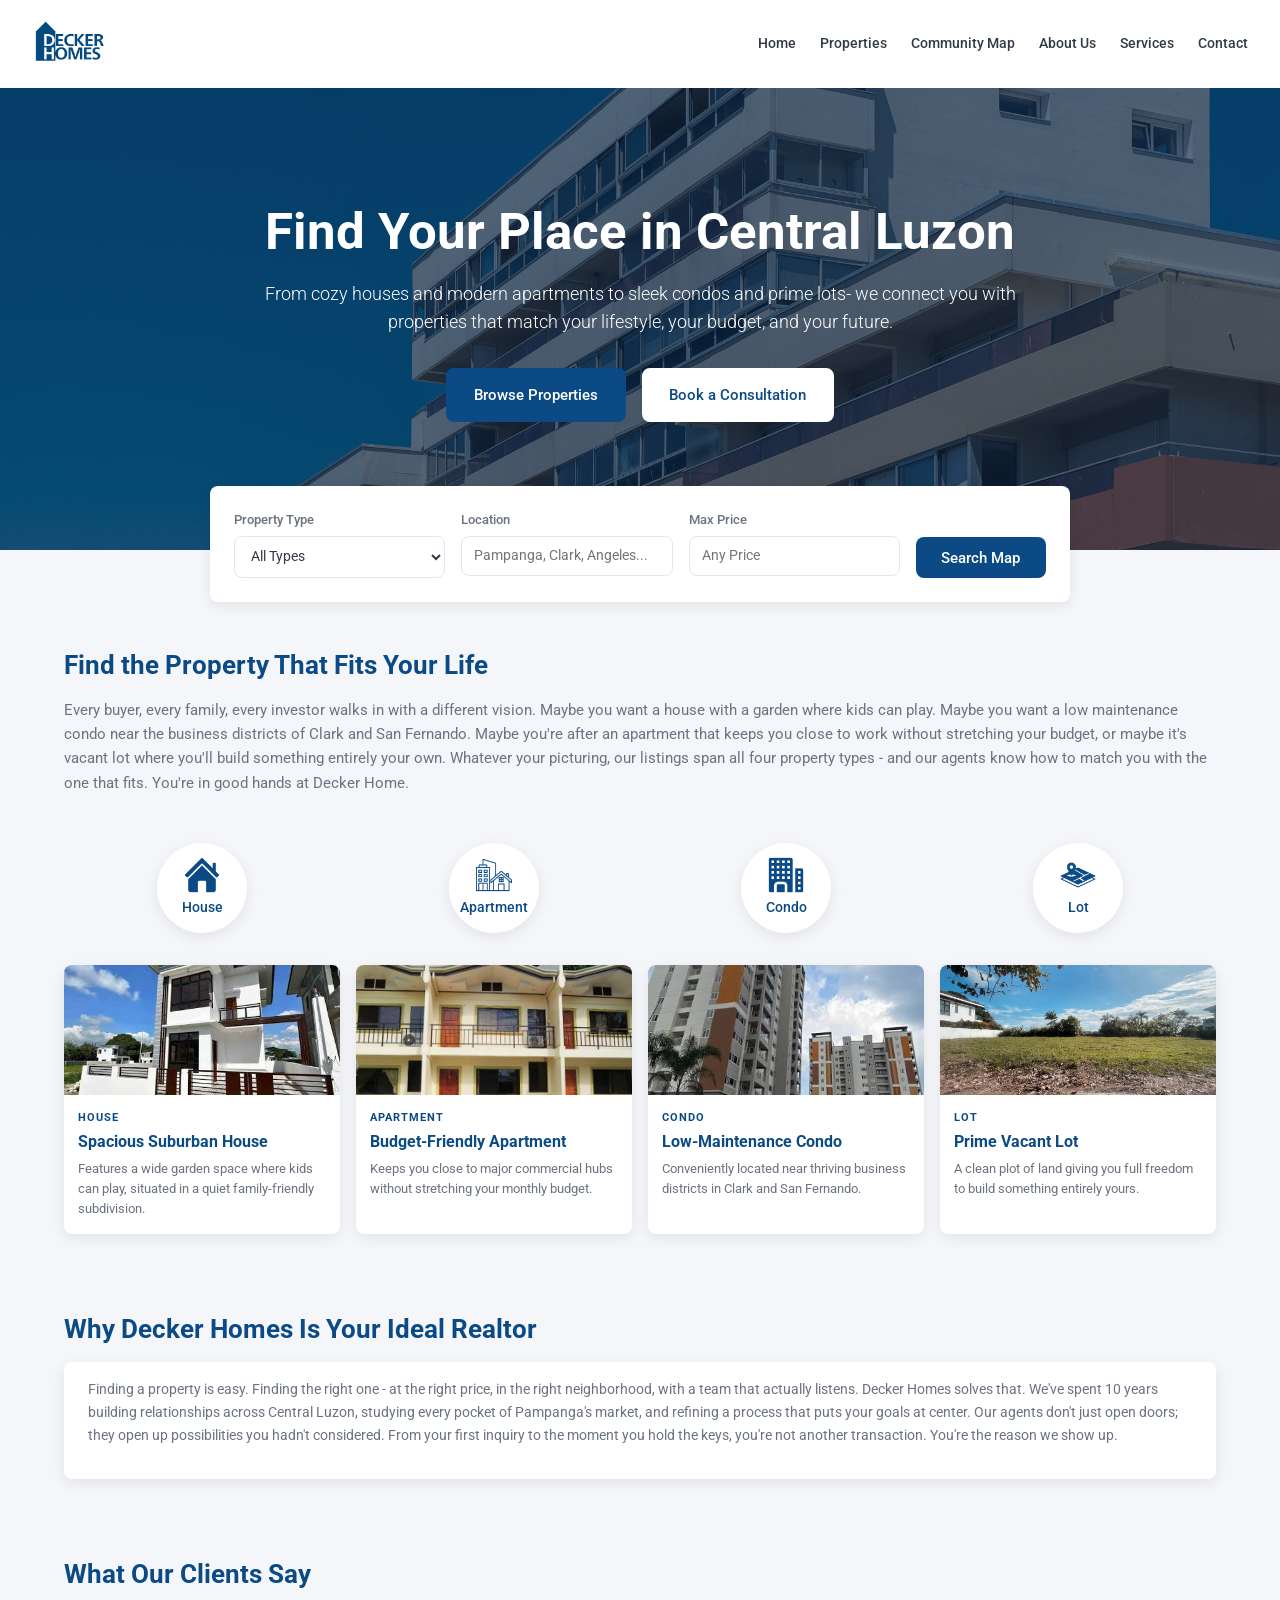
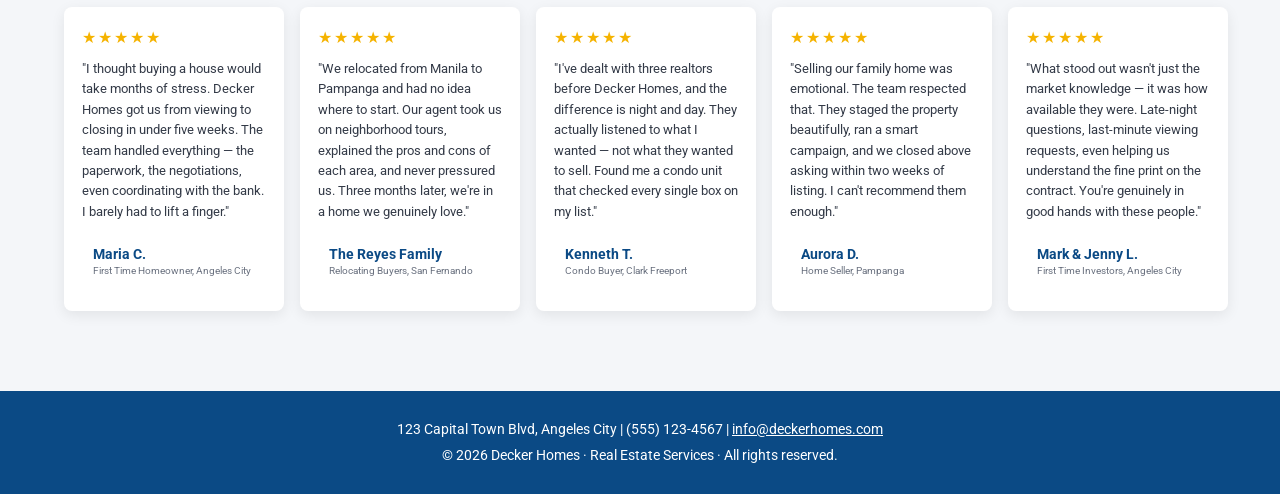
<file: homepage.html>
<!DOCTYPE html>
<html lang="en">
  <head>
    <meta charset="UTF-8">
    <meta name="viewport" content="width=device-width, initial-scale=1.0">
    <title>Decker Homes</title>
    <link rel="stylesheet" href="styles.css">
  </head>
  <body>
    <header>
        <div class="logo">
            <img src="Decker-logo-photo (1).png" alt="Decker Homes Logo">
        </div>

        <nav>
            <a href ="#">Home</a>
            <a href ="#">Properties</a>
            <a href ="#">Community Map</a>
            <a href ="#">About Us</a>
            <a href ="#">Services</a>
            <a href ="#">Contact</a>
        </nav>
    </header>

    <section class="hero">
        <div class="hero-content">
            <h1>Find Your Place in Central Luzon</h1>

            <p>
                From cozy houses and modern apartments to sleek condos and prime lots-
                we connect you with properties that match your lifestyle, your budget,
                and your future.
            </p>

            <div class="hero-buttons">
                <a href="#" class="btn primary-btn">Browse Properties</a>
                <a href="#" class="btn secondary-btn">Book a Consultation</a>
            </div>
        </div>
    </section>

    <div class="search-box">
        <div class="search-fields">

            <div class="field">
                <label>Property Type</label>
                <select>
                    <option>All Types</option>
                    <option>House</option>
                    <option>Apartment</option>
                    <option>Condo</option>
                    <option>Lot</option>
                </select>
            </div>

            <div class="field">
                <label>Location</label>
                <input type="text" placeholder="Pampanga, Clark, Angeles...">
            </div>

            <div class="field">
                <label>Max Price</label>
                <input type="text" placeholder="Any Price">
            </div>

        </div>

        <button class="search-button">Search Map</button>
    </div>
    
    <main class="container">

        <div class="main-grid">

            <div>

                <section>
                    <h2>Find the Property That Fits Your Life</h2>

                    <p>
                        Every buyer, every family, every investor walks in with a
                        different vision. Maybe you want a house with a garden where kids can play.
                        Maybe you want a low maintenance condo near the business districts of Clark and San Fernando.
                        Maybe you're after an apartment that keeps you close to work without stretching your budget, or maybe
                        it's vacant lot where you'll build something entirely your own. Whatever your picturing, our listings
                        span all four property types - and our agents know how to match you with the one that fits. You're in 
                        good hands at Decker Home.
                    </p>
                </section>

                <section class="property-types">

                    <div class="property-type">
                        <span><img src="home.png" alt="Bed Icon" class="detail-icon"></span>
                        <p>House</p>
                    </div>

                    <div class="property-type">
                        <span><img src="apartment.png" alt="Apartment Icon" class="detail-icon"></span>
                        <p>Apartment</p>
                    </div>

                    <div class="property-type">
                        <span><img src="condo.png" alt="Condo Icon" class="detail-icon"></span>
                        <p>Condo</p>
                    </div>

                    <div class="property-type">
                        <span><img src="lot.png" alt="Lot Icon" class="detail-icon"></span>
                        <p>Lot</p>
                    </div>

                </section>

                <section class="property-cards">

                    <article class="property-card">  
                        <img src="bahay toro.jpg" alt="Modern house">

                        <div class="property-info">
                            <span>HOUSE</span>
                            <h3>Spacious Suburban House</h3>
                            <p>
                                Features a wide garden space where kids can play, situated in a 
                                quiet family-friendly subdivision.
                            </p>
                        </div>
                    </article>

                    <article class="property-card">
                        <img src="apart.jpg" alt="Apartment">

                        <div class="property-info">
                            <span>APARTMENT</span>
                            <h3>Budget-Friendly Apartment</h3>
                            <p>
                                Keeps you close to major commercial hubs without
                                stretching your monthly budget.
                            </p>
                        </div>
                    </article>

                    <article class="property-card">
                        <img src="condo.jpg" alt="Condo">

                        <div class="property-info">
                            <span>CONDO</span>
                            <h3>Low-Maintenance Condo</h3>
                            <p>
                                Conveniently located near thriving business
                                districts in Clark and San Fernando.
                            </p>
                        </div>
                    </article>

                    <article class="property-card">
                        <img src="lot.jpg" alt="Property lot">

                        <div class="property-info">
                            <span>LOT</span>
                            <h3>Prime Vacant Lot</h3>
                            <p>
                                A clean plot of land giving you full freedom to
                                build something entirely yours.
                            </p>
                        </div>
                    </article>

                </section>

            </div>

            <div>

                <section>
                    <h2>Why Decker Homes Is Your Ideal Realtor</h2>

                    <div class="why-box">
                        <p>
                            Finding a property is easy. Finding the right one - at the right price, 
                            in the right neighborhood, with a team that actually listens. Decker Homes
                            solves that. We've spent  10 years building relationships across Central
                            Luzon, studying every pocket of Pampanga's market, and refining a process
                            that puts your goals at center. Our agents don't just open doors; they
                            open up possibilities you hadn't considered. From your first inquiry to the 
                            moment you hold the keys, you're not another transaction. You're the reason
                            we show up.
                        </p>
                    </div>
                </section>

                <section>
                    <h2>What Our Clients Say</h2>

                    <div class="testimonials">

                        <article class="testimonial">
                            <div class="stars">★★★★★</div>

                            <p>
                                "I thought buying a house would take months of stress. 
                                Decker Homes got us from viewing to closing in under five weeks.
                                The team handled everything — the paperwork, the negotiations,
                                even coordinating with the bank. I barely had to lift a finger."
                            </p>

                            <div class="client">
                                <div class="client-image"></div>

                                <div>
                                    <h4>Maria C.</h4>
                                    <p>First Time Homeowner, Angeles City</p>
                                </div>
                            </div>
                        </article>

                        <article class="testimonial">
                            <div class="stars">★★★★★</div>

                            <p>
                                "We relocated from Manila to Pampanga and had no idea where to start.
                                 Our agent took us on neighborhood tours, explained the pros and 
                                 cons of each area, and never pressured us. Three months later, 
                                 we're in a home we genuinely love."
                            </p>

                            <div class="client">
                                <div class="client-image"></div>

                                <div>
                                    <h4>The Reyes Family</h4>
                                    <p>Relocating Buyers, San Fernando</p>
                                </div>
                            </div>
                        </article>

                        <article class="testimonial">
                            <div class="stars">★★★★★</div>

                            <p>
                                "I've dealt with three realtors before Decker Homes, 
                                and the difference is night and day. They actually listened 
                                to what I wanted — not what they wanted to sell. 
                                Found me a condo unit that checked every single box on my list."
                            </p>

                            <div class="client">
                                <div class="client-image"></div>

                                <div>
                                    <h4>Kenneth T.</h4>
                                    <p>Condo Buyer, Clark Freeport</p>
                                </div>
                            </div>
                        </article>

                        <article class="testimonial">
                            <div class="stars">★★★★★</div>

                            <p>
                                "Selling our family home was emotional. 
                                The team respected that. They staged the property beautifully, 
                                ran a smart campaign, and we closed above asking within two 
                                weeks of listing. I can't recommend them enough."
                            </p>

                            <div class="client">
                                <div class="client-image"></div>

                                <div>
                                    <h4>Aurora D.</h4>
                                    <p>Home Seller, Pampanga</p>
                                </div>
                            </div>
                        </article>

                        <article class="testimonial">
                            <div class="stars">★★★★★</div>

                            <p>
                                "What stood out wasn't just the market knowledge — 
                                it was how available they were. Late-night questions, 
                                last-minute viewing requests, even helping us understand the 
                                fine print on the contract. You're genuinely in good hands with these people."
                            </p>

                            <div class="client">
                                <div class="client-image"></div>

                                <div>
                                    <h4>Mark & Jenny L.</h4>
                                    <p>First Time Investors, Angeles City</p>
                                </div>
                            </div>
                        </article>

                    </div>
                </section>

            </div>

        </div>

    </main>

    <footer>
      <p>123 Capital Town Blvd, Angeles City | (555) 123-4567 | 
        <a href="mailto:info@deckerhomes.com">info@deckerhomes.com</a>
      </p>
      <p>© 2026 Decker Homes · Real Estate Services · All rights reserved.</p>
    </footer>
    
  </body>
</html>
</file>
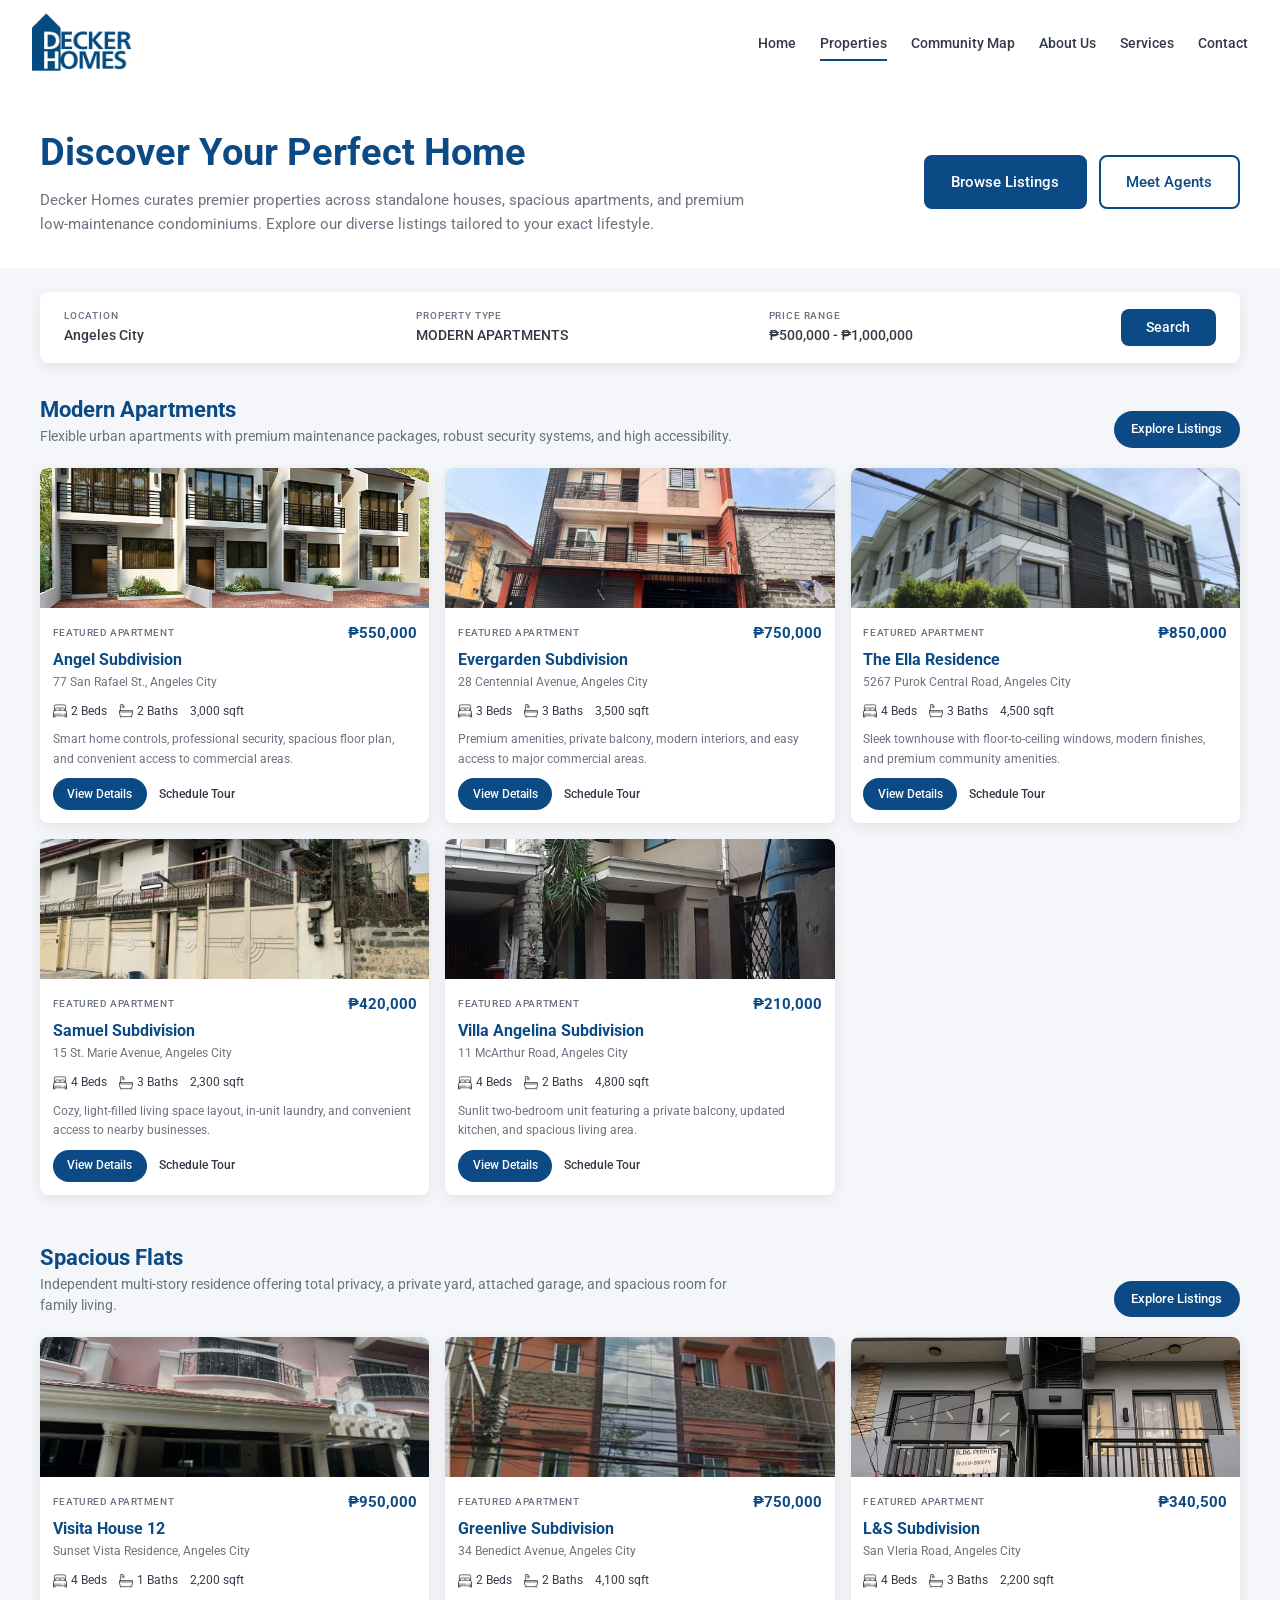
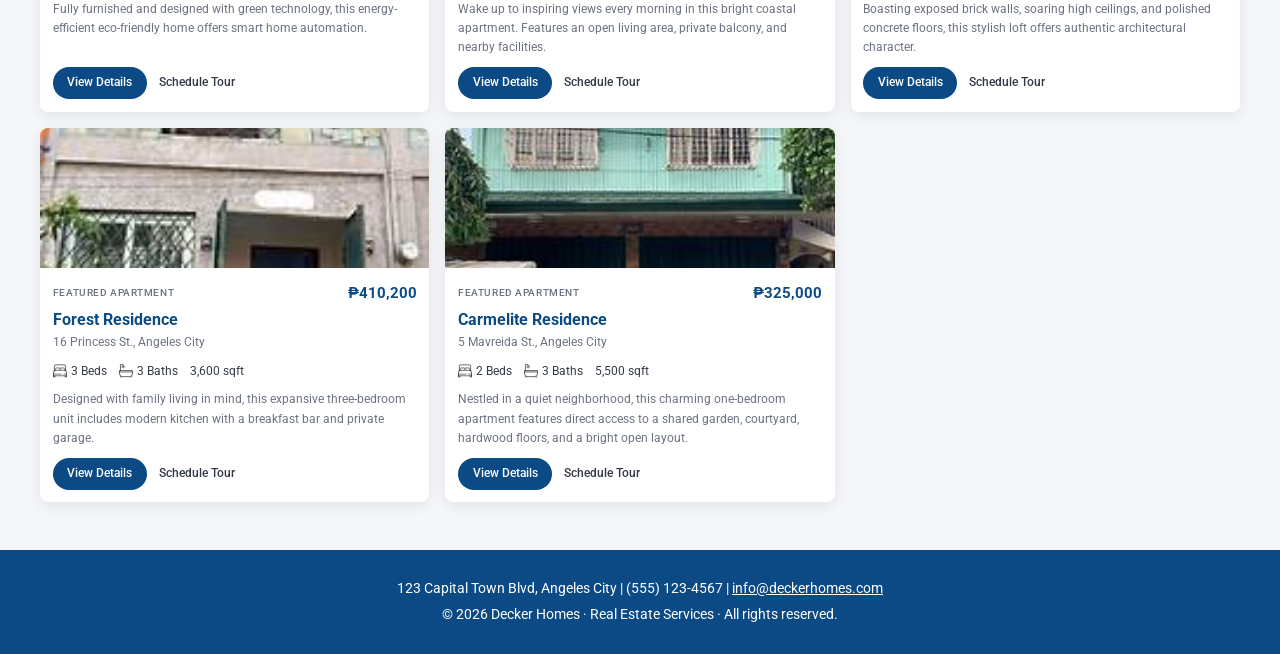
<file: properties.html>
<!DOCTYPE html>
<html lang="en">
  <head>
    <meta charset="UTF-8">
    <meta name="viewport" content="width=device-width, initial-scale=1.0">
    <title>Properties | Decker Homes</title>
    <link rel="stylesheet" href="styles.css">
    <script src="js/shared.js" defer></script>
  </head>

  <body>

    <header>
        <div class="logo">
            <a href="index.html">
                <img src="./images/decker-logo.png" alt="Decker Homes Logo">
            </a>
        </div>

      <div id="hamburger-nav" role="button" tabindex="0" aria-label="Toggle navigation menu" aria-expanded="false" aria-controls="nav">
        <span></span>
        <span></span>
        <span></span>
      </div>

      <nav id="nav">
        <a class="hamburger-link" href="index.html">Home</a>
        <a class="hamburger-link" href="properties.html">Properties</a>
        <a class="hamburger-link" href="concept-map.html">Community Map</a>
        <a class="hamburger-link" href="about-us.html">About Us</a>
        <a class="hamburger-link" href="service.html">Services</a>
        <a class="hamburger-link" href="contact.html">Contact</a>
      </nav>
    </header>

    <main>

      <section class="property-intro">
        <div class="intro-text">
          <h1>Discover Your Perfect Home</h1>

          <p>
            Decker Homes curates premier properties across standalone houses,
            spacious apartments, and premium low-maintenance condominiums.
            Explore our diverse listings tailored to your exact lifestyle.
          </p>
        </div>

        <div class="intro-buttons">
          <a href="#listings" class="btn primary-btn">Browse Listings</a>
          <a href="contact.html" class="btn secondary-btn">Meet Agents</a>
        </div>
      </section>

      <section class="property-search">

        <div class="search-field">
          <label>LOCATION</label>
          <p>Angeles City</p>
        </div>

        <div class="search-field">
          <label>PROPERTY TYPE</label>
          <p>MODERN APARTMENTS</p>
        </div>

        <div class="search-field">
          <label>PRICE RANGE</label>
          <p>₱500,000 - ₱1,000,000</p>
        </div>

        <button type="button">Search</button>

      </section>

      <section class="listing-section" id="listings">

        <div class="section-heading">
          <div>
            <h2>Modern Apartments</h2>
            <p>
              Flexible urban apartments with premium maintenance packages,
              robust security systems, and high accessibility.
            </p>
          </div>

          <a href="#" class="explore-btn">Explore Listings</a>
        </div>

        <div class="property-grid">

          <article class="listing-card">
            <img src="./images/Angel Subdivision.jpg" alt="Angel Subdivision">

            <div class="listing-content">
              <div class="listing-top">
                <span>FEATURED APARTMENT</span>
                <strong>₱550,000</strong>
              </div>

              <h3>Angel Subdivision</h3>

              <p class="location">
                77 San Rafael St., Angeles City
              </p>

              <div class="property-details">
                <span><img src="./images/double-bed.png" alt="Bed Icon" class="detail-icon"> 2 Beds</span>
                <span><img src="./images/bath-tub.png" alt="Bath Icon" class="detail-icon"> 2 Baths</span>
                <span>3,000 sqft</span>
              </div>

              <p>
                Smart home controls, professional security,
                spacious floor plan, and convenient access
                to commercial areas.
              </p>

              <div class="card-buttons">
                <a href="#">View Details</a>
                <a href="#">Schedule Tour</a>
              </div>
            </div>
          </article>

          <article class="listing-card">
            <img src="./images/Evergarden Subdivision.jpeg" alt="Evergarden Subdivision">

            <div class="listing-content">
              <div class="listing-top">
                <span>FEATURED APARTMENT</span>
                <strong>₱750,000</strong>
              </div>

              <h3>Evergarden Subdivision</h3>

              <p class="location">
                28 Centennial Avenue, Angeles City
              </p>

              <div class="property-details">
                <span><img src="./images/double-bed.png" alt="Bed Icon" class="detail-icon"> 3 Beds</span>
                <span><img src="./images/bath-tub.png" alt="Bath Icon" class="detail-icon"> 3 Baths</span>
                <span>3,500 sqft</span>
              </div>

              <p>
                Premium amenities, private balcony,
                modern interiors, and easy access
                to major commercial areas.
              </p>

              <div class="card-buttons">
                <a href="#">View Details</a>
                <a href="#">Schedule Tour</a>
              </div>
            </div>
          </article>

          <article class="listing-card">
            <img src="./images/Ella Residence.jpg" alt="The Ella Residence">

            <div class="listing-content">
              <div class="listing-top">
                <span>FEATURED APARTMENT</span>
                <strong>₱850,000</strong>
              </div>

              <h3>The Ella Residence</h3>

              <p class="location">
                5267 Purok Central Road, Angeles City
              </p>

              <div class="property-details">
                <span><img src="./images/double-bed.png" alt="Bed Icon" class="detail-icon"> 4 Beds</span>
                <span><img src="./images/bath-tub.png" alt="Bath Icon" class="detail-icon"> 3 Baths</span>
                <span>4,500 sqft</span>
              </div>

              <p>
                Sleek townhouse with floor-to-ceiling windows,
                modern finishes, and premium community amenities.
              </p>

              <div class="card-buttons">
                <a href="#">View Details</a>
                <a href="#">Schedule Tour</a>
              </div>
            </div>
          </article>

          <article class="listing-card">
            <img src="./images/Samuel Subdivision.jpg" alt="Samuel Subdivision">

            <div class="listing-content">
              <div class="listing-top">
                <span>FEATURED APARTMENT</span>
                <strong>₱420,000</strong>
              </div>

              <h3>Samuel Subdivision</h3>

              <p class="location">
                15 St. Marie Avenue, Angeles City
              </p>

              <div class="property-details">
                <span><img src="./images/double-bed.png" alt="Bed Icon" class="detail-icon"> 4 Beds</span>
                <span><img src="./images/bath-tub.png" alt="Bath Icon" class="detail-icon"> 3 Baths</span>
                <span>2,300 sqft</span>
              </div>

              <p>
                Cozy, light-filled living space layout,
                in-unit laundry, and convenient access
                to nearby businesses.
              </p>

              <div class="card-buttons">
                <a href="#">View Details</a>
                <a href="#">Schedule Tour</a>
              </div>
            </div>
          </article>

          <article class="listing-card">
            <img src="./images/Villa Angelina Subdivision.jpeg" alt="Villa Angelina Subdivision">

            <div class="listing-content">
              <div class="listing-top">
                <span>FEATURED APARTMENT</span>
                <strong>₱210,000</strong>
              </div>

              <h3>Villa Angelina Subdivision</h3>

              <p class="location">
                11 McArthur Road, Angeles City
              </p>

              <div class="property-details">
                <span><img src="./images/double-bed.png" alt="Bed Icon" class="detail-icon"> 4 Beds</span>
                <span><img src="./images/bath-tub.png" alt="Bath Icon" class="detail-icon"> 2 Baths</span>
                <span>4,800 sqft</span>
              </div>

              <p>
                Sunlit two-bedroom unit featuring a private
                balcony, updated kitchen, and spacious living area.
              </p>

              <div class="card-buttons">
                <a href="#">View Details</a>
                <a href="#">Schedule Tour</a>
              </div>
            </div>
          </article>

        </div>

      </section>

      <section class="listing-section">

        <div class="section-heading">
          <div>
            <h2>Spacious Flats</h2>
            <p>
              Independent multi-story residence offering total privacy,
              a private yard, attached garage, and spacious room for family living.
            </p>
          </div>

          <a href="#" class="explore-btn">Explore Listings</a>
        </div>

        <div class="property-grid">

          <article class="listing-card">
            <img src="./images/Visita House 12.jpeg" alt="Visita House 12">

            <div class="listing-content">
              <div class="listing-top">
                <span>FEATURED APARTMENT</span>
                <strong>₱950,000</strong>
              </div>

              <h3>Visita House 12</h3>

              <p class="location">
                Sunset Vista Residence, Angeles City
              </p>

              <div class="property-details">
                <span><img src="./images/double-bed.png" alt="Bed Icon" class="detail-icon"> 4 Beds</span>
                <span><img src="./images/bath-tub.png" alt="Bath Icon" class="detail-icon"> 1 Baths</span>
                <span>2,200 sqft</span>
              </div>

              <p>
                Fully furnished and designed with green technology,
                this energy-efficient eco-friendly home offers smart
                home automation.
              </p>

              <div class="card-buttons">
                <a href="#">View Details</a>
                <a href="#">Schedule Tour</a>
              </div>
            </div>
          </article>

          <article class="listing-card">
            <img src="./images/Greenlive Subdivision.jpeg" alt="Greenlive Subdivision">

            <div class="listing-content">
              <div class="listing-top">
                <span>FEATURED APARTMENT</span>
                <strong>₱750,000</strong>
              </div>

              <h3>Greenlive Subdivision</h3>

              <p class="location">
                34 Benedict Avenue, Angeles City
              </p>

              <div class="property-details">
                <span><img src="./images/double-bed.png" alt="Bed Icon" class="detail-icon"> 2 Beds</span>
                <span><img src="./images/bath-tub.png" alt="Bath Icon" class="detail-icon"> 2 Baths</span>
                <span>4,100 sqft</span>
              </div>

              <p>
                Wake up to inspiring views every morning in this bright
                coastal apartment. Features an open living area,
                private balcony, and nearby facilities.
              </p>

              <div class="card-buttons">
                <a href="#">View Details</a>
                <a href="#">Schedule Tour</a>
              </div>
            </div>
          </article>

          <article class="listing-card">
            <img src="./images/L&S Subdivision.webp" alt="L&S Subdivision">

            <div class="listing-content">
              <div class="listing-top">
                <span>FEATURED APARTMENT</span>
                <strong>₱340,500</strong>
              </div>

              <h3>L&S Subdivision</h3>

              <p class="location">
                San Vleria Road, Angeles City
              </p>

              <div class="property-details">
                <span><img src="./images/double-bed.png" alt="Bed Icon" class="detail-icon"> 4 Beds</span>
                <span><img src="./images/bath-tub.png" alt="Bath Icon" class="detail-icon"> 3 Baths</span>
                <span>2,200 sqft</span>
              </div>

              <p>
                Boasting exposed brick walls, soaring high ceilings,
                and polished concrete floors, this stylish loft
                offers authentic architectural character.
              </p>

              <div class="card-buttons">
                <a href="#">View Details</a>
                <a href="#">Schedule Tour</a>
              </div>
            </div>
          </article>

          <article class="listing-card">
            <img src="./images/Forest Residence.jpeg" alt="Forest Residence">

            <div class="listing-content">
              <div class="listing-top">
                <span>FEATURED APARTMENT</span>
                <strong>₱410,200</strong>
              </div>

              <h3>Forest Residence</h3>

              <p class="location">
                16 Princess St., Angeles City
              </p>

              <div class="property-details">
                <span><img src="./images/double-bed.png" alt="Bed Icon" class="detail-icon"> 3 Beds</span>
                <span><img src="./images/bath-tub.png" alt="Bath Icon" class="detail-icon"> 3 Baths</span>
                <span>3,600 sqft</span>
              </div>

              <p>
                Designed with family living in mind, this expansive
                three-bedroom unit includes modern kitchen with
                a breakfast bar and private garage.
              </p>

              <div class="card-buttons">
                <a href="#">View Details</a>
                <a href="#">Schedule Tour</a>
              </div>
            </div>
          </article>

          <article class="listing-card">
            <img src="./images/Carmelite Residence.jpeg" alt="Carmelite Residence">

            <div class="listing-content">
              <div class="listing-top">
                <span>FEATURED APARTMENT</span>
                <strong>₱325,000</strong>
              </div>

              <h3>Carmelite Residence</h3>

              <p class="location">
                5 Mavreida St., Angeles City
              </p>

              <div class="property-details">
                <span><img src="./images/double-bed.png" alt="Bed Icon" class="detail-icon"> 2 Beds</span>
                <span><img src="./images/bath-tub.png" alt="Bath Icon" class="detail-icon"> 3 Baths</span>
                <span>5,500 sqft</span>
              </div>

              <p>
                Nestled in a quiet neighborhood, this charming one-bedroom
                apartment features direct access to a shared garden,
                courtyard, hardwood floors, and a bright open layout.
              </p>

              <div class="card-buttons">
                <a href="#">View Details</a>
                <a href="#">Schedule Tour</a>
              </div>
            </div>
          </article>

        </div>

      </section>

    </main>

    <footer>
      <p>123 Capital Town Blvd, Angeles City | (555) 123-4567 | 
        <a href="mailto:info@deckerhomes.com">info@deckerhomes.com</a>
      </p>
      <p>© 2026 Decker Homes · Real Estate Services · All rights reserved.</p>
    </footer>

  </body>
</html>
</file>
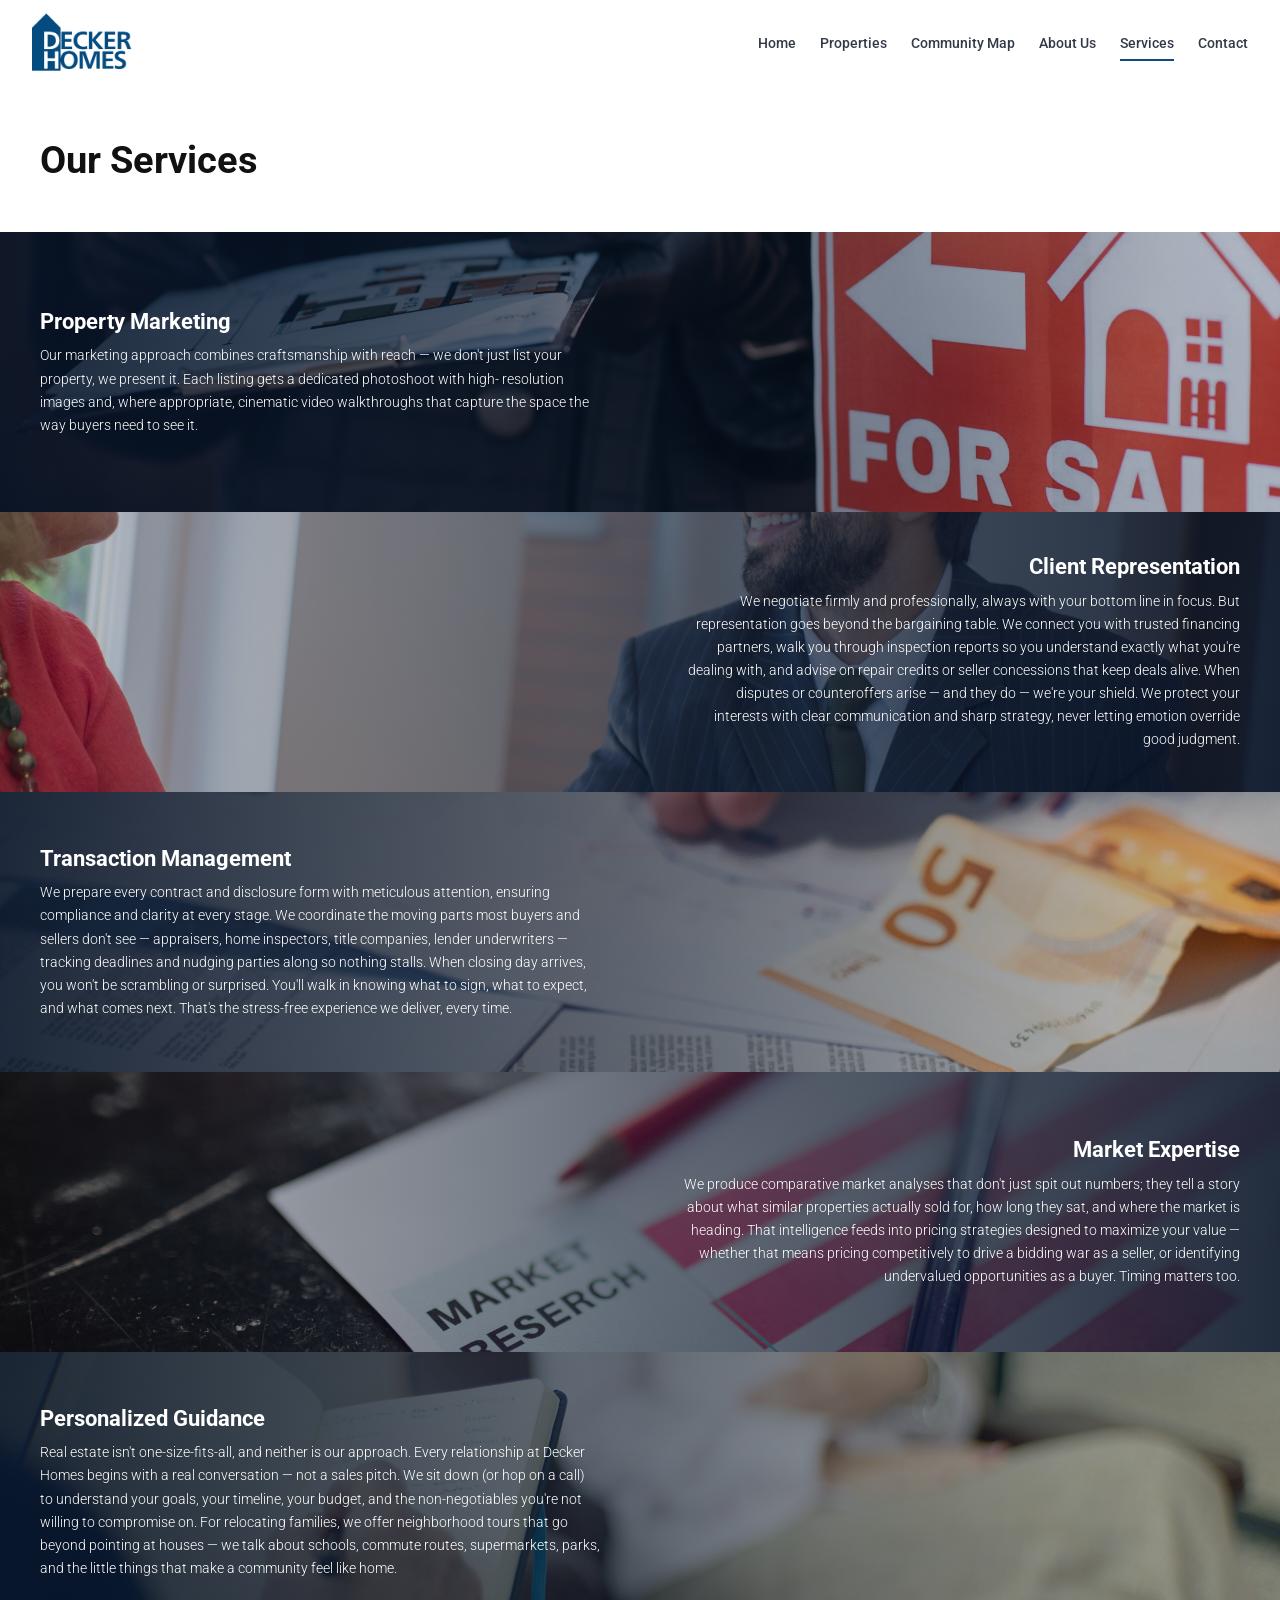
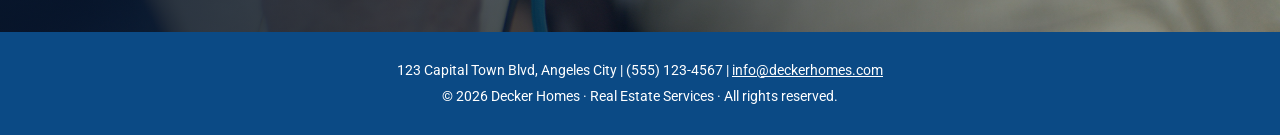
<file: service.html>
<!DOCTYPE html>
<html lang="en">
  <head>
    <meta charset="UTF-8">
    <meta name="viewport" content="width=device-width, initial-scale=1.0">
    <title>Services | Decker Homes</title>
    <link rel="stylesheet" href="styles.css">
    <script src="js/shared.js" defer></script>
  </head>

  <body>
    <header>
        <div class="logo">
            <a href="index.html">
                <img src="./images/decker-logo.png" alt="Decker Homes Logo">
            </a>
        </div>

      <div id="hamburger-nav" role="button" tabindex="0" aria-label="Toggle navigation menu" aria-expanded="false" aria-controls="nav">
        <span></span>
        <span></span>
        <span></span>
      </div>

      <nav id="nav">
        <a class="hamburger-link" href="index.html">Home</a>
        <a class="hamburger-link" href="properties.html">Properties</a>
        <a class="hamburger-link" href="concept-map.html">Community Map</a>
        <a class="hamburger-link" href="about-us.html">About Us</a>
        <a class="hamburger-link" href="service.html">Services</a>
        <a class="hamburger-link" href="contact.html">Contact</a>
      </nav>
    </header>

    <main>

        <section class="services-header">
            <h1>Our Services</h1>
        </section>


        <section class="service service-marketing">

            <div class="service-content">
                <h2>Property Marketing</h2>

                <p>
                    Our marketing approach combines craftsmanship with
                    reach — we don't just list your property, we present it.
                    Each listing gets a dedicated photoshoot with high-
                    resolution images and, where appropriate, cinematic
                    video walkthroughs that capture the space the way
                    buyers need to see it.
                </p>
            </div>

            <div class="service-image">
                <img
                    src="./images/property marketing.jpg"
                    alt="Property Marketing"
                >
            </div>

        </section>


        <section class="service service-representation">

            <div class="service-image">
                <img
                    src="./images/client representation.jpg"
                    alt="Client Representation"
                >
            </div>

            <div class="service-content">
                <h2>Client Representation</h2>

                <p>
                    We negotiate firmly and professionally, always with your
                    bottom line in focus. But representation goes beyond the
                    bargaining table. We connect you with trusted financing
                    partners, walk you through inspection reports so you
                    understand exactly what you're dealing with, and advise
                    on repair credits or seller concessions that keep deals
                    alive. When disputes or counteroffers arise — and they
                    do — we're your shield. We protect your interests with
                    clear communication and sharp strategy, never letting
                    emotion override good judgment.
                </p>
            </div>

        </section>


        <section class="service service-transaction">

            <div class="service-content">
                <h2>Transaction Management</h2>

                <p>
                    We prepare every contract and disclosure form with
                    meticulous attention, ensuring compliance and clarity at
                    every stage. We coordinate the moving parts most buyers
                    and sellers don't see — appraisers, home inspectors,
                    title companies, lender underwriters — tracking
                    deadlines and nudging parties along so nothing stalls.
                    When closing day arrives, you won't be scrambling or
                    surprised. You'll walk in knowing what to sign, what to
                    expect, and what comes next. That's the stress-free
                    experience we deliver, every time.
                </p>
            </div>

            <div class="service-image">
                <img
                    src="./images/transaction.jpg"
                    alt="Transaction Management"
                >
            </div>

        </section>


        <section class="service service-market">

            <div class="service-image">
                <img
                    src="./images/market.jpg"
                    alt="Market Expertise"
                >
            </div>

            <div class="service-content">
                <h2>Market Expertise</h2>

                <p>
                    We produce comparative market analyses that don't just
                    spit out numbers; they tell a story about what similar
                    properties actually sold for, how long they sat, and
                    where the market is heading. That intelligence feeds
                    into pricing strategies designed to maximize your value
                    — whether that means pricing competitively to drive a
                    bidding war as a seller, or identifying undervalued
                    opportunities as a buyer. Timing matters too.
                </p>
            </div>

        </section>


        <section class="service service-guidance">

            <div class="service-content">
                <h2>Personalized Guidance</h2>

                <p>
                    Real estate isn't one-size-fits-all, and neither is our
                    approach. Every relationship at Decker Homes begins with
                    a real conversation — not a sales pitch. We sit down
                    (or hop on a call) to understand your goals, your
                    timeline, your budget, and the non-negotiables you're not
                    willing to compromise on. For relocating families, we
                    offer neighborhood tours that go beyond pointing at
                    houses — we talk about schools, commute routes,
                    supermarkets, parks, and the little things that make a
                    community feel like home.
                </p>
            </div>

            <div class="service-image">
                <img
                    src="./images/personalized.jpg"
                    alt="Personalized Guidance"
                >
            </div>

        </section>
    </main>

    <footer>
      <p>123 Capital Town Blvd, Angeles City | (555) 123-4567 | 
        <a href="mailto:info@deckerhomes.com">info@deckerhomes.com</a>
      </p>
      <p>© 2026 Decker Homes · Real Estate Services · All rights reserved.</p>
    </footer>
    
  </body>
</html>
</file>
<file: styles.css>
/*Global styles (shared by every page)*/
@import url("https://fonts.googleapis.com/css2?family=Roboto:wght@300;400;500;700&display=swap");

:root {
  --blue: #0b4a85;
  --blue-dark: #083a6b;
  --white: #ffffff;
  --bg: #f4f6f9;
  --text: #333a47;
  --muted: #6b7280;
  --border: #e3e7ee;
  --star: #f5b301;

  --radius: 8px;
  --shadow: 0 4px 14px rgba(0, 0, 0, 0.08);
  --max-width: 1200px;
}

* {
  margin: 0;
  padding: 0;
  box-sizing: border-box;
}

html {
  scroll-behavior: smooth;
  overflow-x: clip;
}

body {
  font-family: "Roboto", Arial, sans-serif;
  color: var(--text);
  background-color: var(--bg);
  line-height: 1.6;
}

img {
  max-width: 100%;
  display: block;
}

a {
  text-decoration: none;
  color: inherit;
}

h1, h2, h3, h4 {
  color: var(--blue);
  line-height: 1.25;
}

h2 {
  font-size: 1.6rem;
  margin-bottom: 1rem;
}

p {
  margin-bottom: 1rem;
}

/*Header*/
header {
  background-color: var(--white);
  display: flex;
  align-items: center;
  justify-content: space-between;
  flex-wrap: wrap;
  gap: 1rem;
  padding: 0.4rem 2rem;
  box-shadow: 0 2px 8px rgba(0, 0, 0, 0.08);
}

.logo img {
  height: 75px;
  width: auto;
}

/*Navigation*/
nav {
  display: flex;
  flex-wrap: wrap;
  align-items: center;
  gap: 1.5rem;
}

nav a {
  position: relative;
  font-size: 0.9rem;
  font-weight: 500;
  color: var(--text);
  padding: 0.25rem 0;
  text-decoration: none;
}

nav a::after {
  content: "";
  position: absolute;
  bottom: -2px;
  left: 0;
  width: 100%;
  height: 2px;
  background-color: var(--blue);
  transform: scaleX(0);
  transform-origin: left;
  transition: transform 0.25s ease;
}

nav a:hover::after,
nav a:active::after,
nav a.current-page::after {
  transform: scaleX(1);
}

#hamburger-nav {
  display: none;
  position: relative;
  width: 28px;
  height: 22px;
  cursor: pointer;
}

#hamburger-nav span {
  position: absolute;
  top: 0;
  left: 0;
  width: 100%;
  height: 3px;
  background-color: var(--blue);
  border-radius: 2px;
  transition: transform 0.2s, opacity 0.2s;
}

#hamburger-nav span:nth-child(1) {
  transform: translateY(0);
}

#hamburger-nav span:nth-child(2) {
  transform: translateY(9.5px);
}

#hamburger-nav span:nth-child(3) {
  transform: translateY(19px);
}

#hamburger-nav.active span:nth-child(1) {
  transform: translateY(9.5px) rotate(45deg);
}

#hamburger-nav.active span:nth-child(2) {
  opacity: 0;
}

#hamburger-nav.active span:nth-child(3) {
  transform: translateY(9.5px) rotate(-45deg);
}

.hamburger-link {
  display: block;
}

.btn {
  display: inline-block;
  padding: 0.8rem 1.6rem;
  border-radius: var(--radius);
  font-size: 0.95rem;
  font-weight: 500;
  transition: background-color 0.2s, color 0.2s, border-color 0.2s;
}

.primary-btn {
  background-color: var(--blue);
  color: var(--white);
  border: 2px solid var(--blue);
}

.primary-btn:hover {
  background-color: var(--blue-dark);
  border-color: var(--blue-dark);
}

.secondary-btn {
  background-color: var(--white);
  color: var(--blue);
  border: 2px solid var(--white);
}

.secondary-btn:hover {
  background-color: transparent;
  color: var(--white);
}

.detail-icon {
  width: 36px;
  height: 36px;
  object-fit: contain;
}

/*Footer*/
footer {
  background-color: var(--blue);
  color: var(--white);
  text-align: center;
  padding: 1.5rem 1rem;
}

footer p {
  font-size: 0.85rem;
  margin: 0.25rem 0;
}

footer a {
  color: var(--white);
  text-decoration: underline;
}

footer a:hover {
  opacity: 0.8;
}

/*Responsive: Tablet (768px)*/
@media (max-width: 768px) {
  header {
    justify-content: space-between;
    text-align: left;
    position: fixed;
    top: 0;
    left: 0;
    width: 100%;
    z-index: 1000;
  }

  #hamburger-nav {
    display: block;
  }

  nav {
    display: none;
    flex-basis: 100%;
    flex-direction: column;
    align-items: stretch;
    gap: 0;
  }

  nav.active {
    display: flex;
  }

  .hamburger-link {
    padding: 0.65rem 0;
    border-bottom: 1px solid var(--border);
  }

  .hamburger-link:last-child {
    border-bottom: none;
  }
}

@media (max-width: 425px) {
  header {
    justify-content: space-between;
    text-align: left;
    position: fixed;
    top: 0;
    left: 0;
    width: 100%;
    z-index: 1000;
  }

  #hamburger-nav {
    display: block;
  }

  nav {
    display: none;
    flex-basis: 100%;
    flex-direction: column;
    align-items: stretch;
    gap: 0;
  }

  nav.active {
    display: flex;
  }

  .hamburger-link {
    padding: 0.65rem 0;
    border-bottom: 1px solid var(--border);
  }

  .hamburger-link:last-child {
    border-bottom: none;
  }
}



/*About Us: Intro*/
.about-intro {
  display: grid;
  grid-template-columns: 1.2fr 1fr;
  gap: 3rem;
  align-items: center;
  padding: 4rem max(1.5rem, calc((100% - var(--max-width)) / 2));
  margin: 0;
  background-color: var(--white);
}

.about-intro h1 {
  font-size: 3rem;
  margin-bottom: 1rem;
  margin-right: 5rem;
  line-height: 50px;
}

.about-intro p:not(.light-blue-box-p) {
  font-size: 0.95rem;
  color: var(--muted);
}

/* Light blue note under the intro text */
.light-blue-box-p {
  font-size: 0.8rem;
  background-color: #e3f0fb;
  font-style: italic;
  color: var(--blue);
  padding: 0.75rem 1rem;
  border-radius: var(--radius);
  margin: 0 18% 0 0;
  border: solid 1px rgba(45, 111, 181, 0.392);
}

.about-intro img {
  width: 100%;
  height: 400px;
  object-fit: cover;
  border-radius: 16px;
  box-shadow: var(--shadow);
}

.about-heading {
  font-size: 2.7rem;
}

.team-introduction {
  margin: 0 0 4.5rem;
  padding: 4.5rem max(1.5rem, calc((100% - 40rem) / 2));
  text-align: center;
  background-color: var(--white);
  box-shadow: var(--shadow);
}

#vision-content {
  padding-left: 7.5rem;
}

#mission-content {
  padding-right: 4.5rem;
}

.team-introduction p {
  font-size: 0.95rem;
  color: var(--muted);
}

/*About Us: Statistics*/
.statistics {
  display: grid;
  grid-template-columns: repeat(4, 1fr);
  gap: 1.5rem;
  max-width: 800px;
  margin: 0 auto;
  padding: 2.5rem 0 0;
  text-align: center;
}

.statistics .detail-icon {
  filter: brightness(0) invert(45%) sepia(17.8%) saturate(3585%) hue-rotate(178.29deg) brightness(53.6%) contrast(103.7%);
}

.statistics span {
  display: flex;
  justify-content: center;
  margin-bottom: 0.4rem;
}

.statistics h2 {
  font-size: 1.6rem;
  margin-bottom: 0;
}

.statistics p {
  font-size: 0.85rem;
  color: var(--muted);
  margin: 0;
}

/*About Us: Team leader*/
.team-leader {
  display: grid;
  grid-template-columns: 280px 1fr;
  gap: 1rem;
  align-items: center;
  max-width: 1000px;
  margin: 0 auto 6rem;
  padding: 1.5rem;
}

.team-leader img {
  object-fit: cover;
  border-radius: 12px;
}

.team-leader h2 {
  font-size: 2rem;
  margin-bottom: 0.10rem;
}

#team-leader-content {
  margin: 0 4.5rem;
}

h3 {
  font-size: 1.5rem;
}

.team-leader p {
  font-size: 0.9rem;
  color: var(--muted);
}

.team-leader button {
  padding: 0.7rem 1.2rem;
  font-family: inherit;
  font-size: 0.85rem;
  font-weight: 500;
  color: var(--blue);
  background-color: #e3f0fb;
  border: none;
  border-radius: var(--radius);
  cursor: pointer;
  transition: background-color 0.2s, color 0.2s;
}

.team-leader button:hover {
  background-color: var(--blue);
  color: var(--white);
}

/*About Us: Team members*/
.team-members {
  display: grid;
  grid-template-columns: 1fr;
  gap: 1.5rem;
  max-width: 1000px;
  margin: 0 auto 6rem;
  padding: 1.5rem;
  text-align: center;
}

.team-members article {
  display: flex;
  align-items: center;
  gap: 2rem;
  padding: 2rem 5rem 2rem 3rem;
  text-align: left;
  background-color: var(--white);
  border-radius: var(--radius);
  box-shadow: var(--shadow);
}

.team-members img {
  flex-shrink: 0;
  width: 200px;
  aspect-ratio: 1 / 1;
  object-fit: cover;
  object-position: 50% 20%;
  border-radius: 12px;
}

.team-members p:not(.light-blue-box-p) {
  font-size: 0.8rem;
  color: var(--muted);
}

.light-blue-box-p {
  margin-right: 0;
}

.team-members p.team-member-position {
  margin-bottom: 0.5rem;
}

.team-members p.team-member-desc {
  margin-bottom: 0.8rem;
}

/*About Us: Vision and Mission*/
.vision,
.mission {
  display: grid;
  grid-template-columns: 1fr 1fr;
  align-items: center;
  background-color: var(--white);
}

.vision > div,
.mission > div {
  padding: 3rem 4rem;
}

/* The image halves fill their side with no padding */
.vision > div:last-child,
.mission > div:first-child {
  padding: 0;
  height: 100%;
}

.vision img,
.mission img {
  width: 100%;
  height: 100%;
  min-height: 320px;
  max-height: 420px;
  object-fit: cover;
}

.vision p,
.mission p {
  font-size: 0.95rem;
  color: var(--muted);
}

/* Check-mark lists */
.vision > div:first-child > div > div,
.mission > div:nth-child(2) > div > div {
  display: flex;
  align-items: center;
  gap: 0.6rem;
  margin-bottom: 0.6rem;
  font-size: 0.9rem;
  color: var(--text);
}

.vision .detail-icon,
.mission .detail-icon {
  width: 20px;
  height: 20px;
  min-height: 0;
  flex-shrink: 0;
}

/*About Us: Intro and stats responsive*/
@media (max-width: 768px) {
  .about-intro {
    grid-template-columns: 1fr;
    gap: 1.5rem;
    padding: 2.5rem 1.5rem 8rem;
    text-align: center;
    align-items: center;
    margin-top: 1.5rem;
  }

  .about-intro h1 {
    font-size: clamp(2rem, 8vw, 3rem);
    line-height: 1.15;
    margin-top: 2rem;
    margin-right: 0;
  }

  .about-intro img {
    height: clamp(220px, 45vw, 400px);
  }

  .about-intro div {
    display: flex;
    flex-direction: column;
    align-items: center;
  }

  .about-intro .light-blue-box-p {
    margin: 0;
  }

  /* Image goes above the text on smaller screens */
  .about-intro > div:nth-child(2) {
    order: -1;
  }

  .team-introduction {
    margin: 0 0 5rem;
    padding: 1.5rem;
  }

  .about-heading {
    font-size: clamp(1.8rem, 7vw, 2.7rem);
  }

  .statistics {
    grid-template-columns: repeat(4, 1fr);
    gap: 0.75rem;
  }

  .statistics h2 {
    font-size: 1.3rem;
  }

  .statistics p {
    font-size: 0.75rem;
  }

  /*About Us: Leader and members responsive*/
  .team-leader {
    grid-template-columns: 1fr;
    margin: 0 0 4rem;
  }

  #team-leader-content {
    margin: 0;
  }

  .team-leader img {
    width: 100%;
    max-width: 560px;
    height: clamp(260px, 55vw, 400px);
    margin: 0 auto;
    object-position: 50% 8%;
  }

  .team-members {
    grid-template-columns: 1fr;
  }

  .team-members article {
    gap: 1.25rem;
    padding: 1.5rem;
  }

  .team-members img {
    align-self: center;
    width: clamp(100px, 28%, 180px);
  }

  /*About Us: Vision and Mission responsive*/
  .vision,
  .mission {
    grid-template-columns: 1fr;
  }

  .vision > div,
  .mission > div {
    padding: 2rem 1.5rem;
  }

  #vision-content,
  #mission-content {
    padding: 2rem 1.5rem;
  }

  .vision > div:last-child,
  .mission > div:first-child {
    padding: 0;
  }

  .vision img,
  .mission img {
    height: clamp(200px, 45vw, 280px);
    min-height: 0;
  }
}

@media (max-width: 480px) {
  .about-intro {
    padding-bottom: 4.5rem;
  }

  .about-intro h1 {
    font-size: clamp(1.9rem, 9vw, 2.4rem);
  }

  .team-introduction {
    padding: 3rem 1.5rem;
  }

  .statistics {
    grid-template-columns: 1fr 1fr;
  }

  #team-leader-content {
    margin: 1rem 0;
  }

  #team-leader-content h3 {
    margin-bottom: 3rem;
  }

  .statistics div {
    margin: 1rem;
  }

  .team-leader img {
    height: 320px;
  }

  .team-members article {
    flex-direction: column;
    gap: 1rem;
    padding: 1.5rem;
    text-align: center;
  }

  .team-members img {
    align-self: center;
    width: 140px;
    height: 140px;
  }

  .about-intro > div > p,
  .team-introduction h2,
  .team-introduction > p,
  .statistics h2,
  .statistics div p,
  .team-leader h2,
  .team-leader div p,
  .team-members article p,
  .vision h2,
  .vision div > p,
  .mission h2,
  .mission div > p {
    margin-left: 0;
    margin-right: 0;
  }
}


/*Contact: Hero*/
.contact-hero {
  position: relative;
  display: grid;
  grid-template-columns: 1fr 1fr;
  grid-template-rows: auto 1fr;
  gap: 2rem 3rem;
  align-items: start;
  min-height: 640px;
  padding: 4rem max(1.5rem, calc((100% - var(--max-width)) / 2));
  background-color: var(--blue-dark);
  overflow: hidden;
}

/* Background photo fills the whole hero */
.contact-background {
  position: absolute;
  inset: 0;
  width: 100%;
  height: 100%;
  object-fit: cover;
}

.contact-hero::before {
  content: "";
  position: absolute;
  inset: 0;
  background-color: rgba(8, 30, 56, 0.65);
  z-index: 1;
}

.contact-intro,
.contact-form,
.social-media {
  position: relative;
  z-index: 2;
}

.contact-intro {
  grid-column: 1;
  grid-row: 1;
  color: var(--white);
}

.contact-intro h1 {
  color: var(--white);
  font-size: clamp(2rem, 4vw, 3rem);
  margin-bottom: 1rem;
}

.contact-intro p {
  font-size: 1.1rem;
  font-weight: 300;
  margin: 0;
}

.contact-form {
  grid-column: 2;
  grid-row: 1 / span 2;
  padding: 2rem;
  background-color: var(--white);
  border-radius: 16px;
  box-shadow: var(--shadow);
}

.contact-form h2 {
  font-size: 1.5rem;
  margin-bottom: 0.25rem;
}

.contact-form > p {
  font-size: 0.9rem;
  color: var(--muted);
  margin-bottom: 1.25rem;
}

.contact-form form {
  display: grid;
  grid-template-columns: 1fr 1fr;
  gap: 1rem;
}

.form-group {
  display: flex;
  flex-direction: column;
}

.form-group label {
  font-size: 0.8rem;
  font-weight: 500;
  color: var(--muted);
  margin-bottom: 0.35rem;
}

.form-group input,
.form-group select,
.form-group textarea {
  width: 100%;
  padding: 0.65rem 0.75rem;
  font-family: inherit;
  font-size: 0.9rem;
  color: var(--text);
  background-color: var(--white);
  border: 1px solid var(--border);
  border-radius: var(--radius);
}

.form-group select {
  padding-right: 2rem;
}

.form-group input:focus,
.form-group select:focus,
.form-group textarea:focus {
  outline: none;
  border-color: var(--blue);
}

.form-group textarea {
  min-height: 100px;
  resize: vertical;
}

/* Message box and Submit button span both columns */
.message-group,
.contact-form form button {
  grid-column: 1 / -1;
}

.contact-form form button {
  padding: 0.8rem 1.5rem;
  font-family: inherit;
  font-size: 0.95rem;
  font-weight: 500;
  color: var(--white);
  background-color: var(--blue);
  border: none;
  border-radius: var(--radius);
  cursor: pointer;
  transition: background-color 0.2s;
}

.contact-form form button:hover {
  background-color: var(--blue-dark);
}

/*Contact: Hero and form responsive*/
@media (max-width: 768px) {
  .contact-hero {
    grid-template-columns: 1fr;
    grid-template-rows: auto;
    min-height: 0;
    padding: 3rem 1.5rem;
    margin-top: 4.5rem;
  }

  .contact-intro,
  .contact-form,
  .social-media {
    grid-column: 1;
    grid-row: auto;
  }
}

@media (max-width: 480px) {
  .contact-hero {
    margin-top: 4.5rem;
  }
  
  .contact-form {
    padding: 1.25rem;
  }

  .contact-form form {
    grid-template-columns: 1fr;
  }
}

/*Contact: Social media*/
.social-media {
  grid-column: 1;
  grid-row: 2;
  align-self: end;
  display: flex;
  flex-wrap: wrap;
  align-items: center;
  gap: 0.75rem;
  color: var(--white);
}

.social-media p {
  width: 100%;
  font-size: 0.95rem;
  margin: 0 0 0.25rem;
}

.social-media a {
  display: flex;
  align-items: center;
  justify-content: center;
  width: 44px;
  height: 44px;
  background-color: var(--white);
  border-radius: 50%;
  transition: transform 0.2s;
}

.social-media a:hover {
  transform: translateY(-3px);
}

.social-media a img {
  width: 22px;
  height: 22px;
  object-fit: contain;
}

/*Contact: Information boxes*/
.contact-information {
  display: grid;
  grid-template-columns: repeat(3, 1fr);
  gap: 1.5rem;
  max-width: var(--max-width);
  margin: 0 auto;
  padding: 3rem 1.5rem;
}

.contact-item {
  padding: 1.75rem 1.25rem;
  text-align: center;
  background-color: var(--white);
  border-radius: var(--radius);
  box-shadow: var(--shadow);
}

.contact-item img {
  width: 40px;
  height: 40px;
  object-fit: contain;
  margin: 0 auto 0.75rem;
}

.contact-item h2 {
  font-size: 1.1rem;
  margin-bottom: 0.5rem;
}

.contact-item p {
  font-size: 0.9rem;
  color: var(--muted);
  margin-bottom: 0.2rem;
}

/*Contact: Social and info responsive*/
@media (max-width: 768px) {
  .social-media {
    grid-row: auto;
  }

  .contact-information {
    grid-template-columns: 1fr;
    padding: 2rem 1.5rem;
  }
}


/*Index Page*/
.container {
  max-width: var(--max-width);
  margin: 0 auto;
  padding: 3rem 1.5rem;
}

/*Hero*/
.hero {
  background-color: var(--blue-dark);
  background-image:
    linear-gradient(rgba(8, 30, 56, 0.65), rgba(8, 30, 56, 0.65)),
    url("./images/real estate building.jpg");
  background-size: cover;
  background-position: center;
  color: var(--white);
  text-align: center;
  padding: 7rem 1.5rem 8rem;
}

.hero-content {
  max-width: 760px;
  margin: 0 auto;
}

.hero h1 {
  color: var(--white);
  font-size: clamp(2rem, 5vw, 3.2rem);
  margin-bottom: 1rem;
}

.hero p {
  font-size: 1.1rem;
  font-weight: 300;
  margin-bottom: 2rem;
}

.hero-buttons {
  display: flex;
  justify-content: center;
  flex-wrap: wrap;
  gap: 1rem;
}

/*Search Box*/
.search-box {
  position: relative;
  z-index: 2;
  display: flex;
  align-items: flex-end;
  flex-wrap: wrap;
  gap: 1rem;
  max-width: min(860px, 100% - 2rem);
  margin: -4rem auto 0;
  padding: 1.5rem;
  background-color: var(--white);
  border-radius: var(--radius);
  box-shadow: var(--shadow);
}

.search-fields {
  display: flex;
  flex: 1;
  flex-wrap: wrap;
  gap: 1rem;
}

.field {
  display: flex;
  flex: 1;
  flex-direction: column;
  min-width: 160px;
}

.field label {
  font-size: 0.8rem;
  font-weight: 500;
  color: var(--muted);
  margin-bottom: 0.35rem;
}

.field select,
.field input {
  width: 100%;
  padding: 0.65rem 0.75rem;
  font-family: inherit;
  font-size: 0.9rem;
  color: var(--text);
  background-color: var(--white);
  border: 1px solid var(--border);
  border-radius: var(--radius);
}

.field select {
  padding-right: 2rem;
}

.field select:focus,
.field input:focus {
  outline: none;
  border-color: var(--blue);
}

.search-button {
  padding: 0.7rem 1.6rem;
  font-family: inherit;
  font-size: 0.95rem;
  font-weight: 500;
  color: var(--white);
  background-color: var(--blue);
  border: none;
  border-radius: var(--radius);
  cursor: pointer;
  transition: background-color 0.2s;
}

.search-button:hover {
  background-color: var(--blue-dark);
}

/*Main Layout*/
.main-grid {
  gap: 2.5rem;
  align-items: start;
}

.main-grid > div {
  min-width: 0;
}

.main-grid section {
  margin-bottom: 2rem;
}

.main-grid section > p {
  font-size: 0.95rem;
  color: var(--muted);
}

/*Property Types*/
.property-types {
  display: grid;
  grid-template-columns: repeat(4, 1fr);
  gap: 1rem;
  margin: 2rem 0;
  justify-items: center;
}

.property-type {
  display: flex;
  flex-direction: column;
  align-items: center;
  justify-content: center;
  width: 100%;
  max-width: 90px;
  aspect-ratio: 1 / 1;
  background-color: var(--white);
  border-radius: 50%;
  box-shadow: var(--shadow);
  padding: .5rem;
  text-align: center;
  transition: transform 0.2s;
  margin-top: 1rem;
}

.property-type:hover {
  transform: translateY(-3px);
}

.property-type span {
  display: flex;
  justify-content: center;
  margin-bottom: 0.25rem;
}

.property-type .detail-icon {
  filter: brightness(0) invert(45%) sepia(17.8%) saturate(3585%) hue-rotate(178.29deg) brightness(53.6%) contrast(103.7%);
}

.property-type p {
  margin: 0;
  font-size: 0.85rem;
  font-weight: 500;
  color: var(--blue);
}

/*Property Cards*/
.main-grid .property-cards {
  display: grid;
  grid-template-columns: repeat(auto-fit, minmax(150px, 1fr));
  gap: 1rem;
  margin-bottom: 5rem;
}


.property-card {
  background-color: var(--white);
  border-radius: var(--radius);
  box-shadow: var(--shadow);
  overflow: hidden;
  transition: transform 0.2s;
}

.property-card:hover {
  transform: translateY(-4px);
}

.property-card img {
  width: 100%;
  height: 130px;
  object-fit: cover;
}

.property-info {
  padding: 0.9rem;
}

.property-info span {
  display: block;
  font-size: 0.7rem;
  font-weight: 700;
  letter-spacing: 0.08em;
  color: var(--blue);
  margin-bottom: 0.3rem;
}

.property-info h3 {
  font-size: 1rem;
  margin-bottom: 0.4rem;
}

.property-info p {
  font-size: 0.8rem;
  color: var(--muted);
  margin: 0;
}

/*Why Decker Homes*/
.why-box {
  background-color: var(--white);
  border-radius: var(--radius);
  box-shadow: var(--shadow);
  padding: 1rem 1.5rem;
  margin-bottom: 5rem;
}

.why-box p {
  font-size: 0.9rem;
  color: var(--muted);
}

/*Testimonials*/
.testimonial-slider {
  position: relative;
  display: flex;
  flex-direction: column;
  gap: 0.5rem;
  overflow-y: clip;
}

.slider-overlay {
  position: absolute;
  inset: 0 -1rem;
  background-image: linear-gradient(to right, #F4F6F9, transparent 25%, transparent 75%, #F4F6F9);
  pointer-events: none;
}

.slider-viewport {
  overflow-x: auto;
  overscroll-behavior-x: contain;
  scroll-snap-type: x mandatory;
  scroll-padding-inline: 1rem;
  scroll-behavior: smooth;
  scrollbar-width: none;
  padding: 1rem;
  margin: -1rem -1rem 0;
}

.slider-viewport::-webkit-scrollbar {
  display: none;
}

.testimonials {
  --card-width: 220px;
  display: flex;
  flex-wrap: nowrap;
  align-items: stretch;
  gap: 1rem;
}

.testimonial {
  display: flex;
  flex: 0 0 var(--card-width);
  flex-direction: column;
  scroll-snap-align: start;
  background-color: var(--white);
  border-radius: var(--radius);
  box-shadow: var(--shadow);
  padding: 1.1rem;
}

.stars {
  color: var(--star);
  font-size: 1rem;
  letter-spacing: 2px;
  margin-bottom: 0.5rem;
}

.testimonial > p {
  flex: 1;
  font-size: 0.8rem;
  color: var(--text);
}

.client {
  display: flex;
  align-items: center;
  gap: 0.7rem;
  margin-top: 0.5rem;
}

.client h4 {
  font-size: 0.85rem;
}

.client p {
  font-size: 0.65rem;
  color: var(--muted);
  line-height: 12px;
  margin-top: 2px;
}

@media (min-width: 1441px) {
  .main-grid > div:first-child {
    order: 1;
  }
}

/*Responsive: Laptop and below (1440px)*/
@media (max-width: 1440px) {
  .main-grid {
    grid-template-columns: 1fr;
  }
}

/*Responsive: Tablet (768px)*/
@media (max-width: 768px) {
  .hero {
    padding: 5rem 1.5rem 6rem;
    margin-top: 4.5rem;
  }

  .search-box {
    margin: -3rem 1.5rem 0;
  }

  .container {
    padding: 2rem 1rem;
  }
}

/*Responsive: Mobile (480px)*/
@media (max-width: 480px) {
  .hero {
    padding: 4rem 1rem 5rem;
    margin-top: 4.5rem;
  }

  .hero-buttons {
    flex-direction: column;
    align-items: center;
  }

  .hero-buttons .btn {
    width: 100%;
    max-width: 280px;
  }

  .search-box {
    flex-direction: column;
    align-items: stretch;
    margin: -2.5rem 1rem 0;
    margin-bottom: 6rem;
  }

  .why-decker-section {
    margin-bottom: 5rem;
  }

  h2 , p:not(.reviews-p, .types-p, .buyer-review-p, .hero-p){
    text-align: center;
    margin-left: 2rem;
    margin-right: 2rem;
  }
  
  .search-fields {
    flex-direction: column;
  }

  .search-button {
    width: 100%;
  }

  .property-types {
    grid-template-columns: repeat(2, 1fr);
  }

  .property-cards {
    grid-template-columns: 1fr;
  }
}

@media (prefers-reduced-motion: reduce) {
  .slider-viewport {
    scroll-behavior: auto;
  }
}


/*Properties page*/
.property-intro {
  display: flex;
  flex-wrap: wrap;
  align-items: center;
  justify-content: space-between;
  gap: 1.5rem;
  padding: 2.5rem max(1.5rem, calc((100% - var(--max-width)) / 2)) 2rem;
  background-color: var(--white);
}

.intro-text {
  flex: 1;
  min-width: 280px;
  max-width: 720px;
}

.intro-text h1 {
  font-size: clamp(1.8rem, 3vw, 2.4rem);
  margin-bottom: 0.75rem;
}

.intro-text p {
  font-size: 0.95rem;
  color: var(--muted);
  margin: 0;
}

.intro-buttons {
  display: flex;
  flex-wrap: wrap;
  gap: 0.75rem;
}

/* Outline version so it shows on a white background */
.intro-buttons .secondary-btn {
  background-color: transparent;
  color: var(--blue);
  border-color: var(--blue);
}

.intro-buttons .secondary-btn:hover {
  background-color: var(--blue);
  color: var(--white);
}

/*Services: Search bar*/
.property-search {
  display: flex;
  flex-wrap: wrap;
  align-items: center;
  gap: 1rem 2rem;
  width: calc(100% - 3rem);
  max-width: var(--max-width);
  margin: 1.5rem auto 0;
  padding: 1rem 1.5rem;
  background-color: var(--white);
  border-radius: var(--radius);
  box-shadow: var(--shadow);
}

.search-field {
  flex: 1;
  min-width: 160px;
}

.search-field label {
  display: block;
  font-size: 0.65rem;
  font-weight: 500;
  letter-spacing: 0.08em;
  color: var(--muted);
}

.search-field p {
  font-size: 0.85rem;
  font-weight: 500;
  color: var(--text);
  margin: 0;
}

.property-search button {
  padding: 0.65rem 1.6rem;
  font-family: inherit;
  font-size: 0.9rem;
  font-weight: 500;
  color: var(--white);
  background-color: var(--blue);
  border: none;
  border-radius: var(--radius);
  cursor: pointer;
  transition: background-color 0.2s;
}

.property-search button:hover {
  background-color: var(--blue-dark);
}

/*Services: Section headings*/
.listing-section {
  padding: 2rem max(1.5rem, calc((100% - var(--max-width)) / 2)) 1rem;
}

.section-heading {
  display: flex;
  flex-wrap: wrap;
  align-items: flex-end;
  justify-content: space-between;
  gap: 1rem;
  margin-bottom: 1.25rem;
}

.section-heading h2 {
  font-size: 1.4rem;
  margin-bottom: 0.2rem;
}

.section-heading p {
  max-width: 700px;
  font-size: 0.85rem;
  color: var(--muted);
  margin: 0;
}

.explore-btn {
  padding: 0.5rem 1.1rem;
  font-size: 0.8rem;
  font-weight: 500;
  color: var(--white);
  background-color: var(--blue);
  border-radius: 999px;
  transition: background-color 0.2s;
}

.explore-btn:hover {
  background-color: var(--blue-dark);
}

/*Services: Intro and search responsive*/
@media (max-width: 768px) {
  .property-intro {
    padding: 2rem 1.5rem 1.5rem;
    margin-top: 4.5rem;
    margin-bottom: 5rem;
  }

  .property-search {
    flex-direction: column;
    align-items: stretch;
    margin-bottom: 5rem;
  }

  #listings {
    margin-bottom: 3rem;
  }

  .property-search button {
    width: 100%;
  }
}

/*Services: Listing grid*/
.property-grid {
  display: grid;
  grid-template-columns: repeat(5, 1fr);
  gap: 1rem;
}

.listing-section:last-of-type {
  padding-bottom: 3rem;
}

/*Services: Listing card*/
.listing-card {
  display: flex;
  flex-direction: column;
  background-color: var(--white);
  border-radius: var(--radius);
  box-shadow: var(--shadow);
  overflow: hidden;
  transition: transform 0.2s;
}

.listing-card:hover {
  transform: translateY(-4px);
}

.listing-card > img {
  width: 100%;
  height: 140px;
  object-fit: cover;
}

.listing-content {
  display: flex;
  flex: 1;
  flex-direction: column;
  padding: 0.8rem;
}

.listing-top {
  display: flex;
  align-items: center;
  justify-content: space-between;
  gap: 0.5rem;
  margin-bottom: 0.3rem;
}

.listing-top span {
  font-size: 0.6rem;
  font-weight: 500;
  letter-spacing: 0.06em;
  color: var(--muted);
}

.listing-top strong {
  font-size: 0.95rem;
  color: var(--blue);
}

.listing-content h3 {
  font-size: 1rem;
  margin-bottom: 0.2rem;
}

.listing-content p {
  font-size: 0.75rem;
  color: var(--muted);
  margin-bottom: 0.6rem;
}

/* Bed / bath / size row (scoped so the Properties page is unchanged) */
.listing-card .property-details {
  display: flex;
  flex: none;
  flex-direction: row;
  flex-wrap: wrap;
  gap: 0.2rem 0.75rem;
  padding: 0;
  margin-bottom: 0.6rem;
  font-size: 0.75rem;
  color: var(--text);
}

.listing-card .property-details span {
  display: inline-flex;
  align-items: center;
  gap: 0.25rem;
}

.listing-card .detail-icon {
  width: 14px;
  height: 14px;
}

/* Buttons stay at the bottom of every card */
.card-buttons {
  display: flex;
  align-items: center;
  gap: 0.75rem;
  margin-top: auto;
}

.card-buttons a {
  font-size: 0.75rem;
  font-weight: 500;
}

.card-buttons a:first-child {
  padding: 0.4rem 0.9rem;
  color: var(--white);
  background-color: var(--blue);
  border-radius: 999px;
  transition: background-color 0.2s;
}

.card-buttons a:first-child:hover {
  background-color: var(--blue-dark);
}

.card-buttons a:last-child {
  color: var(--text);
}

.card-buttons a:last-child:hover {
  color: var(--blue);
}

/*Services: Cards responsive*/
@media (max-width: 1440px) {
  .property-grid {
    grid-template-columns: repeat(3, 1fr);
  }
}

@media (max-width: 768px) {
  .property-grid {
    grid-template-columns: repeat(2, 1fr);
  }
}

@media (max-width: 480px) {
  .property-intro {
    margin-top: 4.5rem;
    margin-bottom: 5rem;
  }

  .property-grid {
    grid-template-columns: 1fr;
  }
}



/*Services page*/
.services-header {
  padding: 3rem max(1.5rem, calc((100% - var(--max-width)) / 2));
  background-color: var(--white);
}

.services-header h1 {
  font-size: clamp(1.8rem, 3vw, 2.4rem);
  color: #111;
  margin: 0;
}

/*Services page: Photo banners*/
.service {
  position: relative;
  display: flex;
  align-items: center;
  justify-content: flex-start;
  min-height: 280px;
  padding: 2.5rem max(1.5rem, calc((100% - var(--max-width)) / 2));
  background-color: var(--blue-dark);
  overflow: hidden;
}

/* Photo fills the whole banner */
.service-image {
  position: absolute;
  inset: 0;
  z-index: 0;
}

.service-image img {
  width: 100%;
  height: 100%;
  object-fit: cover;
}

/* Dark overlay (darker on the text side) so the white text is readable */
.service::before {
  content: "";
  position: absolute;
  inset: 0;
  z-index: 1;
  background: linear-gradient(
    90deg,
    rgba(8, 20, 40, 0.88) 0%,
    rgba(8, 20, 40, 0.6) 50%,
    rgba(8, 20, 40, 0.2) 100%
  );
}

.service-content {
  position: relative;
  z-index: 2;
  max-width: 560px;
  color: var(--white);
}

.service-content h2 {
  font-size: 1.4rem;
  color: var(--white);
  margin-bottom: 0.6rem;
}

.service-content p {
  font-size: 0.9rem;
  font-weight: 300;
  color: var(--white);
  margin: 0;
}

/* Rows 2 and 4: text on the right */
.service-representation,
.service-market {
  justify-content: flex-end;
  text-align: right;
}

.service-representation::before,
.service-market::before {
  background: linear-gradient(
    270deg,
    rgba(8, 20, 40, 0.88) 0%,
    rgba(8, 20, 40, 0.6) 50%,
    rgba(8, 20, 40, 0.2) 100%
  );
}

/*Services page: Responsive*/
@media (max-width: 768px) {
  .services-header {
    padding: 2rem 1.5rem;
    margin-top: 4.5rem;
  }

  .service,
  .service-representation,
  .service-market {
    justify-content: center;
    text-align: center;
    min-height: 320px;
    padding: 2rem 1.5rem;
  }

  /* Even overlay once the text is centered */
  .service::before,
  .service-representation::before,
  .service-market::before {
    background: rgba(8, 20, 40, 0.65);
  }

  .service-content {
    max-width: 100%;
  }
}

@media (max-width: 480px) {
  .services-header {
    margin-top: 4.5rem;
  }

  .service-content h2 {
    font-size: 1.2rem;
  }

  .service-content p {
    font-size: 0.8rem;
  }
}

/*Map Page*/
/*Properties: Search bar*/
.map-search {
  background-color: var(--white);
  padding: 1rem 2rem 0.5rem;
}

.map-search form {
  display: flex;
  align-items: center;
  gap: 0.75rem;
}

.map-search label {
  position: absolute;
  width: 1px;
  height: 1px;
  overflow: hidden;
  clip: rect(0 0 0 0);
  white-space: nowrap;
}

.map-search input {
  flex: 1;
  padding: 0.7rem 1rem;
  font-family: inherit;
  font-size: 0.9rem;
  color: var(--text);
  background-color: #eef1f5;
  border: 1px solid transparent;
  border-radius: var(--radius);
}

.map-search input:focus {
  outline: none;
  background-color: var(--white);
  border-color: var(--blue);
}

.map-search button {
  padding: 0.7rem 1.4rem;
  font-family: inherit;
  font-size: 0.9rem;
  font-weight: 500;
  color: var(--white);
  background-color: var(--blue);
  border: none;
  border-radius: var(--radius);
  cursor: pointer;
  transition: background-color 0.2s;
}

.map-search button:hover {
  background-color: var(--blue-dark);
}

/*Properties: Filters*/
.filters {
  display: flex;
  flex-wrap: wrap;
  align-items: center;
  gap: 0.5rem 0.75rem;
  padding: 0.75rem 2rem 1rem;
  background-color: var(--white);
  box-shadow: 0 2px 6px rgba(0, 0, 0, 0.06);
}

.filters label {
  font-size: 0.7rem;
  font-weight: 500;
  letter-spacing: 0.05em;
  text-transform: uppercase;
  color: var(--muted);
}

.filters select {
  padding: 0.45rem 0.8rem;
  padding-right: 2rem;
  font-family: inherit;
  font-size: 0.8rem;
  color: var(--text);
  background-color: var(--white);
  border: 1px solid var(--border);
  border-radius: 999px;
}

.filters button {
  padding: 0.45rem 1rem;
  font-family: inherit;
  font-size: 0.8rem;
  font-weight: 500;
  color: var(--text);
  background-color: var(--white);
  border: 1px solid var(--border);
  border-radius: 999px;
  cursor: pointer;
  transition: background-color 0.2s, color 0.2s;
}

.filters button:hover {
  background-color: #eef1f5;
}

.filters button[type="reset"] {
  border-color: transparent;
  color: var(--muted);
}

.filters button[type="submit"] {
  color: var(--white);
  background-color: var(--blue);
  border-color: var(--blue);
}

.filters button[type="submit"]:hover {
  background-color: var(--blue-dark);
}

.filter-scroll,
.filter-actions {
  display: contents;
}

/*Properties: Search and filters responsive*/
@media (max-width: 768px) {
  main {
    padding-top: 4.5rem;
  }

  .map-search,
  .filters {
    padding-left: 1rem;
    padding-right: 1rem;
  }
}

@media (max-width: 1440px) {
  .filters {
    flex-direction: column;
    flex-wrap: nowrap;
    align-items: stretch;
    gap: 0.75rem;
  }

  .filter-scroll,
  .filter-actions {
    display: flex;
    align-items: center;
    gap: 0.5rem 0.75rem;
  }

  .filter-scroll {
    overflow-x: auto;
    overscroll-behavior-x: contain;
    scrollbar-width: none;
  }

  .filter-scroll::-webkit-scrollbar {
    display: none;
  }

  .filter-actions {
    justify-content: flex-end;
  }

  .filter-scroll > *,
  .filter-actions > * {
    flex-shrink: 0;
  }
}

/*Properties: Map and panel layout*/
.community-map {
  display: grid;
  grid-template-columns: 1.4fr 1fr;
  height: calc(100vh - 190px);
  min-height: 560px;
  background-color: var(--white);
}

/*Properties: Map*/
.map {
  position: relative;
  display: flex;
  align-items: flex-start;
  gap: 0.5rem;
  padding: 1.5rem;
  overflow: hidden;
}

.map-image {
  position: absolute;
  inset: 0;
  z-index: 0;
  width: 100%;
  height: 100%;
  object-fit: cover;
  user-select: none;
}

.map-info {
  position: relative;
  z-index: 1;
  background-color: var(--white);
  padding: 0.75rem 1.1rem;
  border-radius: var(--radius);
  box-shadow: var(--shadow);
}

.map-info h1 {
  font-size: 1.3rem;
  margin: 0;
}

.map-info p {
  font-size: 0.85rem;
  color: var(--muted);
  margin: 0;
}

.map > button {
  position: relative;
  z-index: 1;
  width: 36px;
  height: 36px;
  font-family: inherit;
  font-size: 1.2rem;
  line-height: 1;
  color: var(--text);
  background-color: var(--white);
  border: 1px solid var(--border);
  border-radius: var(--radius);
  box-shadow: var(--shadow);
  cursor: pointer;
  transition: background-color 0.2s;
}

.map > button:hover {
  background-color: #eef1f5;
}

/*Properties: Properties Nearby panel*/
.properties-nearby {
  padding: 1.25rem;
  overflow-y: auto;
  background-color: var(--white);
}

.properties-header {
  display: flex;
  flex-wrap: wrap;
  align-items: center;
  gap: 0.5rem;
  margin-bottom: 1rem;
}

.properties-header > div {
  flex: 1;
  min-width: 200px;
}

.properties-header h2 {
  font-size: 1.1rem;
  margin-bottom: 0.1rem;
}

.properties-header p {
  font-size: 0.75rem;
  color: var(--muted);
  margin: 0;
}

.properties-header label {
  font-size: 0.8rem;
  color: var(--muted);
}

.properties-header select {
  padding: 0.4rem 0.7rem;
  padding-right: 2rem;
  font-family: inherit;
  font-size: 0.8rem;
  color: var(--text);
  background-color: var(--white);
  border: 1px solid var(--border);
  border-radius: var(--radius);
}

/*Properties: Map and panel responsive*/
@media (max-width: 1440px) {
  /* Map on top, panel underneath */
  .community-map {
    grid-template-columns: 1fr;
    height: auto;
    min-height: 0;
  }

  .map {
    min-height: 360px;
  }

  .properties-nearby {
    overflow-y: visible;
  }
}

@media (max-width: 480px) {
  .map {
    min-height: 260px;
    padding: 1rem;
  }
}

/*Properties: Card list*/
.property-list {
  display: grid;
  grid-template-columns: repeat(3, 1fr);
  gap: 0.9rem;
}

/* Scoped to .property-list so the homepage cards stay unchanged */
.property-list .property-card {
  display: flex;
  flex-direction: column;
  background-color: var(--white);
  border: 1px solid var(--border);
  border-radius: var(--radius);
  box-shadow: var(--shadow);
  overflow: hidden;
  transition: box-shadow 0.2s;
}

.property-list .property-card:hover {
  transform: none;
  box-shadow: 0 8px 22px rgba(0, 0, 0, 0.14);
}

.property-list .property-card img {
  width: 100%;
  height: 140px;
  object-fit: cover;
}

.property-details {
  display: flex;
  flex: 1;
  flex-direction: column;
  padding: 0.8rem;
}

.property-details h3 {
  font-size: 0.95rem;
  margin-bottom: 0.2rem;
}

.property-details p {
  font-size: 0.75rem;
  color: var(--muted);
  margin-bottom: 0.3rem;
}

.property-details .property-price {
  font-size: 1rem;
  font-weight: 700;
  color: var(--blue);
}

.property-details .property-poster {
  margin-top: 0.2rem;
  padding-top: 0.5rem;
  border-top: 1px solid var(--border);
}

.property-details button {
  align-self: flex-end;
  margin-top: auto;
  padding: 0.45rem 0.9rem;
  font-family: inherit;
  font-size: 0.75rem;
  font-weight: 500;
  color: var(--white);
  background-color: var(--blue);
  border: none;
  border-radius: var(--radius);
  cursor: pointer;
  transition: background-color 0.2s;
}

.property-details button:hover {
  background-color: var(--blue-dark);
}

/*Properties: Cards responsive*/
@media (max-width: 1440px) {
  .property-list {
    grid-template-columns: repeat(2, 1fr);
  }
}

@media (max-width: 480px) {
  .property-list {
    grid-template-columns: 1fr;
  }
}
</file>
